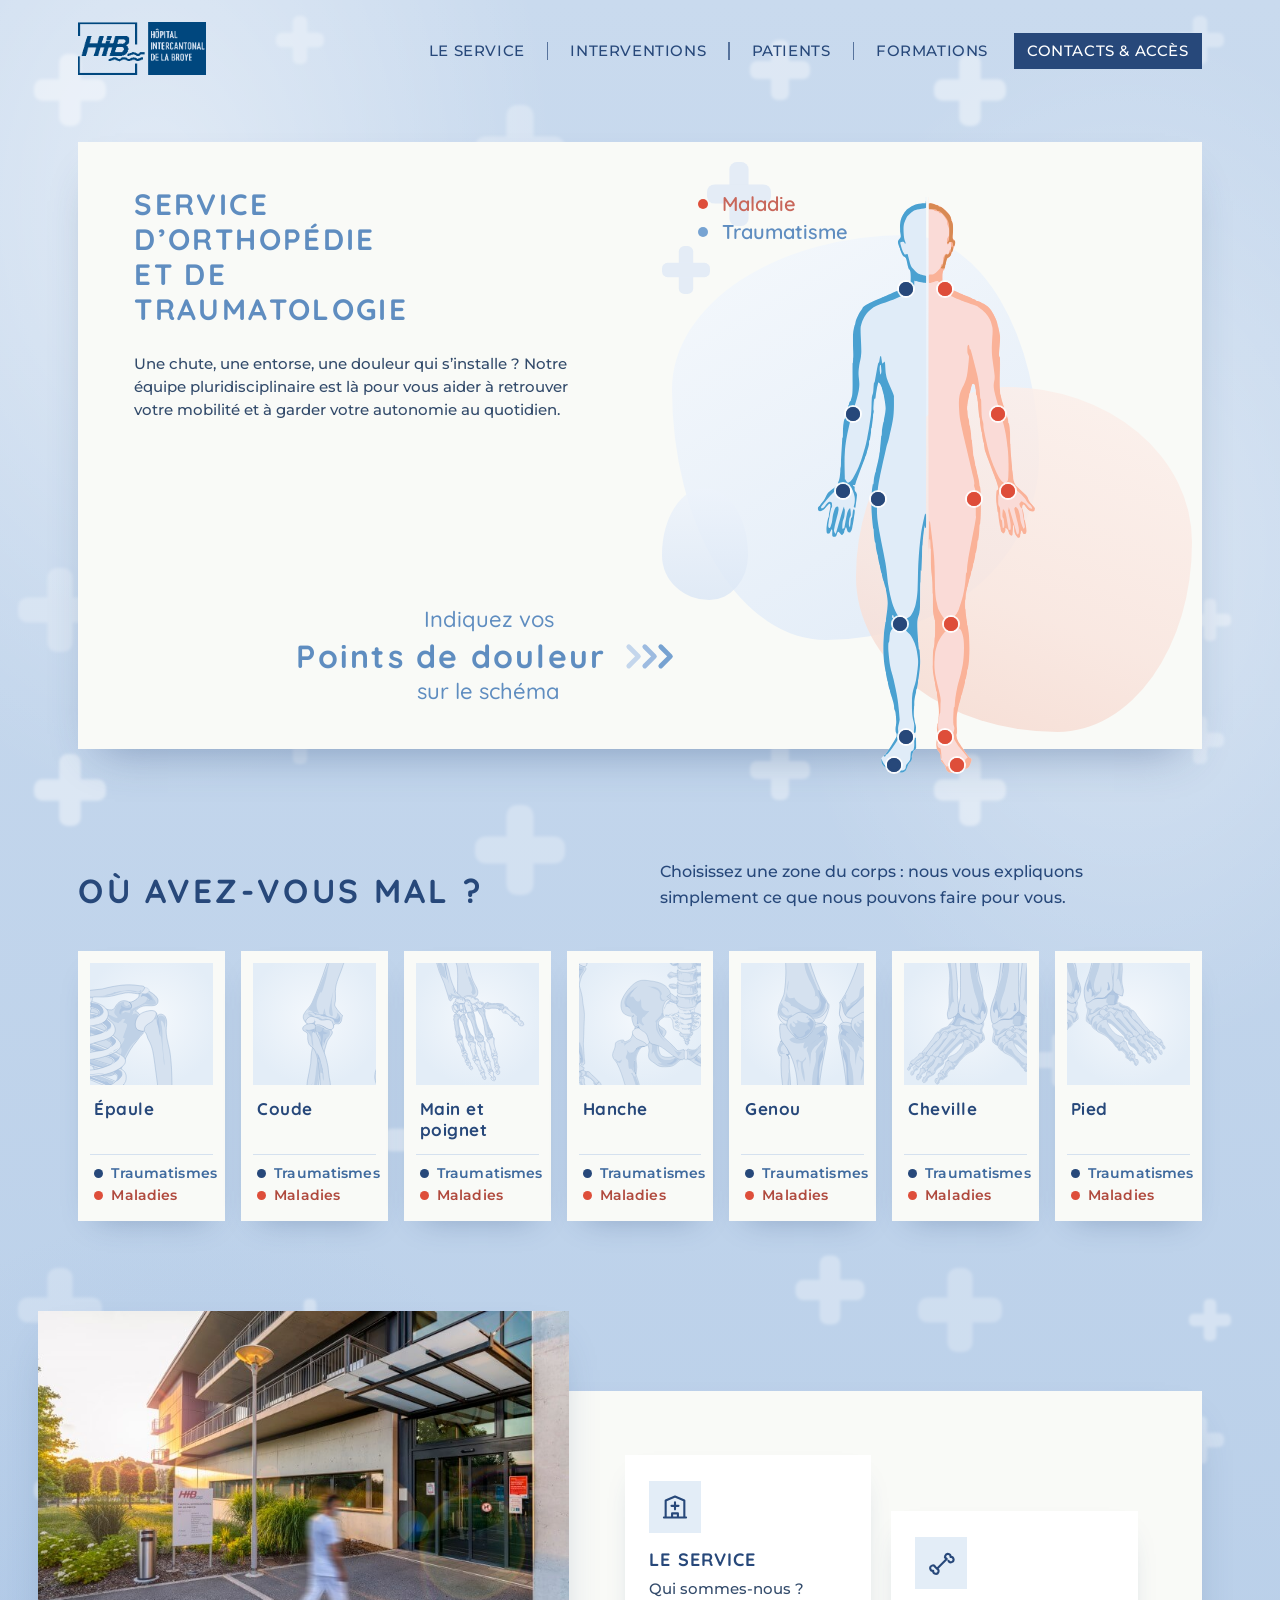
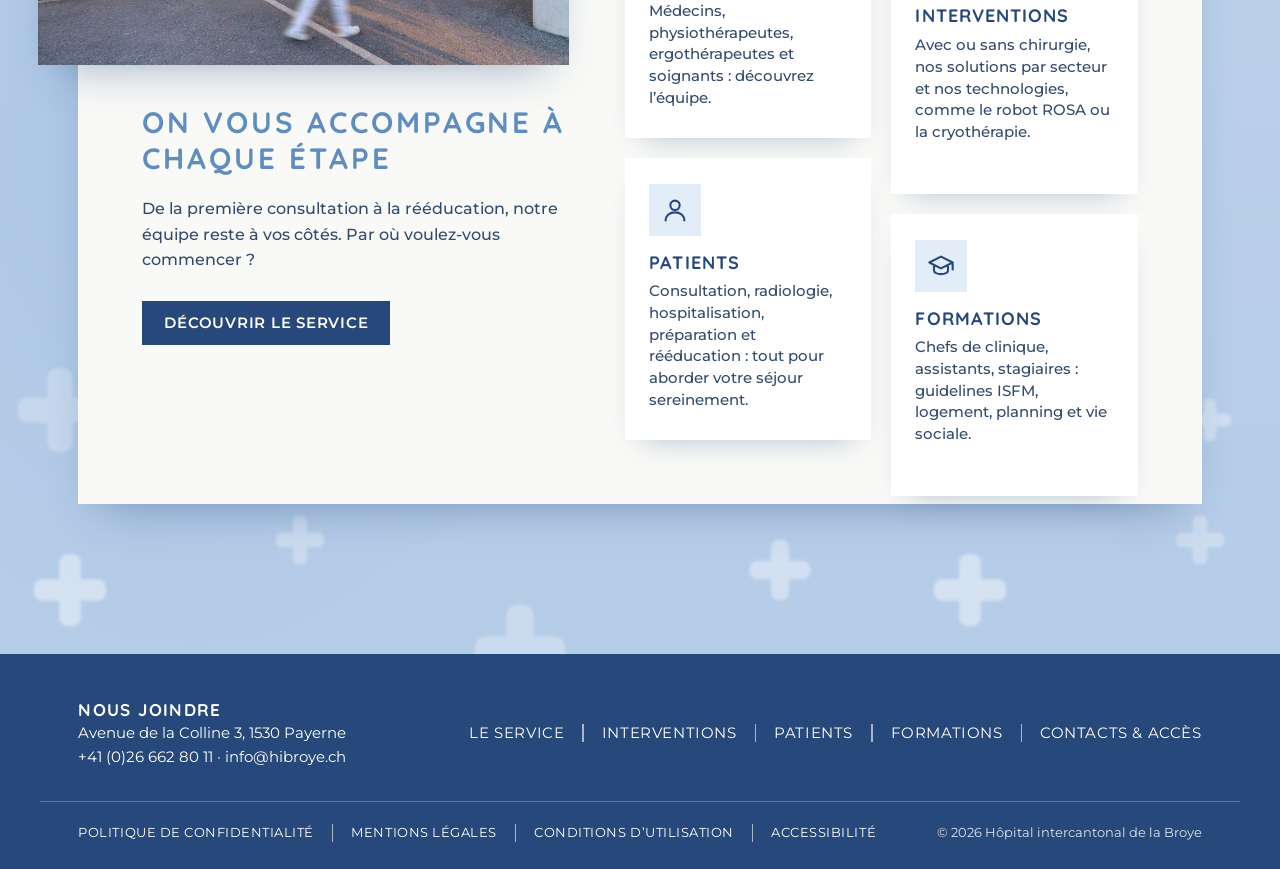
<file: site/index.html>
<!doctype html>
<html lang="fr">
<head>
  <meta charset="utf-8">
  <meta name="viewport" content="width=device-width, initial-scale=1">
  <title>Orthopédie et traumatologie — Hôpital intercantonal de la Broye</title>
  <meta name="description" content="Une chute, une entorse, une douleur qui dure ? Le service d’orthopédie et de traumatologie de l’HiB, à Payerne, vous aide à retrouver votre mobilité.">
  <link rel="preconnect" href="https://fonts.googleapis.com">
  <link rel="preconnect" href="https://fonts.gstatic.com" crossorigin>
  <link href="https://fonts.googleapis.com/css2?family=Montserrat:wght@400;500;600&family=Quicksand:wght@500;600;700&display=swap" rel="stylesheet">
  <link rel="stylesheet" href="css/styles.css">
</head>
<body class="page-accueil">

<header class="entete">
  <div class="enveloppe entete-inner">
    <a class="marque" href="index.html" aria-current="page">
      <img class="marque-logo" src="img/logo-hib.png" width="349" height="144" alt="HiB — Hôpital intercantonal de la Broye">
    </a>
    <button class="burger" type="button" aria-expanded="false" aria-controls="menu">
      <span class="burger-barres" aria-hidden="true"></span><span class="sr">Menu</span>
    </button>
    <nav class="menu" id="menu" aria-label="Navigation principale">
      <ul class="menu-liste">
        <li><a href="le-service.html">Le service</a></li>
        <li><a href="interventions.html">Interventions</a></li>
        <li><a href="patients.html">Patients</a></li>
        <li><a href="formations.html">Formations</a></li>
      </ul>
      <a class="bouton bouton-marine menu-pro" href="contacts-acces.html">Contacts &amp; accès</a>
    </nav>
  </div>
</header>

<main>

  <!-- ============ Carte interactive ============ -->
  <section class="hero enveloppe">
    <div class="hero-carte">
      <div class="hero-texte">
        <h1 class="hero-titre">Service<br>d’orthopédie<br>et de<br>traumatologie</h1>
        <p class="hero-intro">Une chute, une entorse, une douleur qui s’installe&nbsp;? Notre équipe pluridisciplinaire est là pour vous aider à retrouver votre mobilité et à garder votre autonomie au quotidien.</p>
        <p class="hero-invite">
          <span class="invite-haut">Indiquez vos</span>
          <span class="invite-fort">Points de douleur
            <svg class="chevrons" viewBox="0 0 72 36" width="72" height="36" aria-hidden="true" fill="none" stroke-width="6" stroke-linecap="round" stroke-linejoin="round"><path d="M6 6l12 12L6 30" stroke="#C4D6EC"/><path d="M26 6l12 12-12 12" stroke="#9DBBE0"/><path d="M46 6l12 12-12 12" stroke="#77A2D1"/></svg>
          </span>
          <span class="invite-bas">sur le schéma</span>
        </p>
      </div>

      <div class="carte" id="carte">
        <div class="carte-formes" aria-hidden="true">
          <span class="forme forme-bleue"></span>
          <span class="forme forme-peche"></span>
          <span class="forme forme-goutte"></span>
        </div>
        <p class="carte-legende">
          <span class="legende legende-maladie">Maladie</span>
          <span class="legende legende-trauma">Traumatisme</span>
        </p>
        <div class="carte-scene">
          <img class="carte-corps" src="img/anatomie.svg" width="333" height="852" alt="Silhouette humaine : à gauche en bleu, les traumatismes ; à droite en corail, les maladies.">

          <button class="point point-trauma" type="button" data-zone="epaule" data-cote="trauma" style="--x:41.4%;--y:15.8%" aria-controls="fiche-epaule" aria-expanded="false"><span class="sr">Épaule, traumatisme</span></button>
          <button class="point point-trauma" type="button" data-zone="coude" data-cote="trauma" style="--x:18%;--y:37.3%" aria-controls="fiche-coude" aria-expanded="false"><span class="sr">Coude, traumatisme</span></button>
          <button class="point point-trauma" type="button" data-zone="main" data-cote="trauma" style="--x:13.5%;--y:50.7%" aria-controls="fiche-main" aria-expanded="false"><span class="sr">Main et poignet, traumatisme</span></button>
          <button class="point point-trauma" type="button" data-zone="hanche" data-cote="trauma" style="--x:28.8%;--y:52.1%" aria-controls="fiche-hanche" aria-expanded="false"><span class="sr">Hanche, traumatisme</span></button>
          <button class="point point-trauma" type="button" data-zone="genou" data-cote="trauma" style="--x:38.7%;--y:73.6%" aria-controls="fiche-genou" aria-expanded="false"><span class="sr">Genou, traumatisme</span></button>
          <button class="point point-trauma" type="button" data-zone="cheville" data-cote="trauma" style="--x:41.4%;--y:93%" aria-controls="fiche-cheville" aria-expanded="false"><span class="sr">Cheville, traumatisme</span></button>
          <button class="point point-trauma" type="button" data-zone="pied" data-cote="trauma" style="--x:36%;--y:97.9%" aria-controls="fiche-pied" aria-expanded="false"><span class="sr">Pied, traumatisme</span></button>

          <button class="point point-maladie" type="button" data-zone="epaule" data-cote="maladie" style="--x:58.6%;--y:15.8%" aria-controls="fiche-epaule" aria-expanded="false"><span class="sr">Épaule, maladie</span></button>
          <button class="point point-maladie" type="button" data-zone="coude" data-cote="maladie" style="--x:82%;--y:37.3%" aria-controls="fiche-coude" aria-expanded="false"><span class="sr">Coude, maladie</span></button>
          <button class="point point-maladie" type="button" data-zone="main" data-cote="maladie" style="--x:86.5%;--y:50.7%" aria-controls="fiche-main" aria-expanded="false"><span class="sr">Main et poignet, maladie</span></button>
          <button class="point point-maladie" type="button" data-zone="hanche" data-cote="maladie" style="--x:71.2%;--y:52.1%" aria-controls="fiche-hanche" aria-expanded="false"><span class="sr">Hanche, maladie</span></button>
          <button class="point point-maladie" type="button" data-zone="genou" data-cote="maladie" style="--x:61.3%;--y:73.6%" aria-controls="fiche-genou" aria-expanded="false"><span class="sr">Genou, maladie</span></button>
          <button class="point point-maladie" type="button" data-zone="cheville" data-cote="maladie" style="--x:58.6%;--y:93%" aria-controls="fiche-cheville" aria-expanded="false"><span class="sr">Cheville, maladie</span></button>
          <button class="point point-maladie" type="button" data-zone="pied" data-cote="maladie" style="--x:64%;--y:97.9%" aria-controls="fiche-pied" aria-expanded="false"><span class="sr">Pied, maladie</span></button>
        </div>

        <!-- une fiche par zone, deux volets : le point bleu n'affiche que le traumatisme, le point corail que la maladie -->
        <article class="fiche" id="fiche-epaule" data-zone="epaule">
          <button class="fiche-fermer" type="button" aria-label="Fermer">×</button>
          <h2 class="fiche-titre">Épaule</h2>
          <div class="fiche-bloc bloc-trauma">
            <p class="fiche-etiquette">Traumatisme</p>
            <p class="fiche-accroche">Une chute, un choc, une épaule qui se déboîte&nbsp;?</p>
            <ul><li>Luxation de l’épaule</li><li>Fracture de la clavicule ou de l’humérus</li><li>Rupture de la coiffe des rotateurs</li></ul>
            <a class="bouton bouton-marine" href="traumatologie.html#epaule">En savoir plus</a>
          </div>
          <div class="fiche-bloc bloc-maladie">
            <p class="fiche-etiquette">Maladie</p>
            <p class="fiche-accroche">Une douleur qui s’installe ou vous réveille la nuit&nbsp;?</p>
            <ul><li>Arthrose et prothèse d’épaule</li><li>Épaule gelée (capsulite)</li><li>Tendinite calcifiante</li></ul>
            <a class="bouton bouton-marine" href="maladies.html#epaule">En savoir plus</a>
          </div>
        </article>
        <article class="fiche" id="fiche-coude" data-zone="coude">
          <button class="fiche-fermer" type="button" aria-label="Fermer">×</button>
          <h2 class="fiche-titre">Coude</h2>
          <div class="fiche-bloc bloc-trauma">
            <p class="fiche-etiquette">Traumatisme</p>
            <p class="fiche-accroche">Une chute sur le bras tendu&nbsp;?</p>
            <ul><li>Fracture de l’olécrâne ou de la tête radiale</li><li>Luxation du coude</li><li>Lésion d’un ligament</li></ul>
            <a class="bouton bouton-marine" href="traumatologie.html#coude">En savoir plus</a>
          </div>
          <div class="fiche-bloc bloc-maladie">
            <p class="fiche-etiquette">Maladie</p>
            <p class="fiche-accroche">Une douleur qui revient à chaque geste&nbsp;?</p>
            <ul><li>Tennis-elbow (épicondylite)</li><li>Arthrose du coude</li><li>Nerf ulnaire comprimé</li></ul>
            <a class="bouton bouton-marine" href="maladies.html#coude">En savoir plus</a>
          </div>
        </article>
        <article class="fiche" id="fiche-main" data-zone="main">
          <button class="fiche-fermer" type="button" aria-label="Fermer">×</button>
          <h2 class="fiche-titre">Main et poignet</h2>
          <div class="fiche-bloc bloc-trauma">
            <p class="fiche-etiquette">Traumatisme</p>
            <p class="fiche-accroche">Une chute sur la main, une coupure&nbsp;?</p>
            <ul><li>Fracture du poignet</li><li>Fracture du scaphoïde</li><li>Coupure d’un tendon</li></ul>
            <a class="bouton bouton-marine" href="traumatologie.html#main">En savoir plus</a>
          </div>
          <div class="fiche-bloc bloc-maladie">
            <p class="fiche-etiquette">Maladie</p>
            <p class="fiche-accroche">Des fourmillements, un doigt qui accroche&nbsp;?</p>
            <ul><li>Syndrome du tunnel carpien</li><li>Doigt à ressaut</li><li>Arthrose du pouce</li></ul>
            <a class="bouton bouton-marine" href="maladies.html#main">En savoir plus</a>
          </div>
        </article>
        <article class="fiche" id="fiche-hanche" data-zone="hanche">
          <button class="fiche-fermer" type="button" aria-label="Fermer">×</button>
          <h2 class="fiche-titre">Hanche</h2>
          <div class="fiche-bloc bloc-trauma">
            <p class="fiche-etiquette">Traumatisme</p>
            <p class="fiche-accroche">Une chute, surtout après 65 ans&nbsp;?</p>
            <ul><li>Fracture du col du fémur</li><li>Fracture du bassin</li></ul>
            <a class="bouton bouton-marine" href="traumatologie.html#hanche">En savoir plus</a>
          </div>
          <div class="fiche-bloc bloc-maladie">
            <p class="fiche-etiquette">Maladie</p>
            <p class="fiche-accroche">Une douleur à la marche qui s’aggrave&nbsp;?</p>
            <ul><li>Arthrose et prothèse totale de hanche</li><li>Nécrose de la tête du fémur</li><li>Conflit de hanche</li></ul>
            <a class="bouton bouton-marine" href="maladies.html#hanche">En savoir plus</a>
          </div>
        </article>
        <article class="fiche fiche-basse" id="fiche-genou" data-zone="genou">
          <button class="fiche-fermer" type="button" aria-label="Fermer">×</button>
          <h2 class="fiche-titre">Genou</h2>
          <div class="fiche-bloc bloc-trauma">
            <p class="fiche-etiquette">Traumatisme</p>
            <p class="fiche-accroche">Une torsion au sport, un choc&nbsp;?</p>
            <ul><li>Rupture du ligament croisé</li><li>Lésion du ménisque</li><li>Fracture de la rotule ou du tibia</li></ul>
            <a class="bouton bouton-marine" href="traumatologie.html#genou">En savoir plus</a>
          </div>
          <div class="fiche-bloc bloc-maladie">
            <p class="fiche-etiquette">Maladie</p>
            <p class="fiche-accroche">Il grince, gonfle ou fait mal avec le temps&nbsp;?</p>
            <ul><li>Arthrose et prothèse totale ou partielle</li><li>Rotule instable</li></ul>
            <a class="bouton bouton-marine" href="maladies.html#genou">En savoir plus</a>
          </div>
        </article>
        <article class="fiche fiche-basse" id="fiche-cheville" data-zone="cheville">
          <button class="fiche-fermer" type="button" aria-label="Fermer">×</button>
          <h2 class="fiche-titre">Cheville</h2>
          <div class="fiche-bloc bloc-trauma">
            <p class="fiche-etiquette">Traumatisme</p>
            <p class="fiche-accroche">Une torsion, un faux pas&nbsp;?</p>
            <ul><li>Entorse grave</li><li>Fracture de la malléole</li><li>Rupture du tendon d’Achille</li></ul>
            <a class="bouton bouton-marine" href="traumatologie.html#cheville">En savoir plus</a>
          </div>
          <div class="fiche-bloc bloc-maladie">
            <p class="fiche-etiquette">Maladie</p>
            <p class="fiche-accroche">Une cheville qui tourne souvent ou qui fait mal&nbsp;?</p>
            <ul><li>Arthrose de la cheville</li><li>Cheville instable</li><li>Tendon d’Achille douloureux</li></ul>
            <a class="bouton bouton-marine" href="maladies.html#cheville">En savoir plus</a>
          </div>
        </article>
        <article class="fiche fiche-basse" id="fiche-pied" data-zone="pied">
          <button class="fiche-fermer" type="button" aria-label="Fermer">×</button>
          <h2 class="fiche-titre">Pied</h2>
          <div class="fiche-bloc bloc-trauma">
            <p class="fiche-etiquette">Traumatisme</p>
            <p class="fiche-accroche">Un choc, une chute d’une échelle&nbsp;?</p>
            <ul><li>Fracture des métatarsiens</li><li>Fracture du talon (calcanéum)</li></ul>
            <a class="bouton bouton-marine" href="traumatologie.html#pied">En savoir plus</a>
          </div>
          <div class="fiche-bloc bloc-maladie">
            <p class="fiche-etiquette">Maladie</p>
            <p class="fiche-accroche">Un oignon, des orteils qui frottent&nbsp;?</p>
            <ul><li>Hallux valgus (oignon)</li><li>Orteils en griffe</li><li>Arthrose du pied</li></ul>
            <a class="bouton bouton-marine" href="maladies.html#pied">En savoir plus</a>
          </div>
        </article>
      </div>
    </div>
  </section>

  <!-- ============ Sept zones ============ -->
  <section class="zones enveloppe">
    <div class="zones-tete">
      <h2 class="titre-section">Où avez-vous mal&nbsp;?</h2>
      <p class="zones-chapo">Choisissez une zone du corps&nbsp;: nous vous expliquons simplement ce que nous pouvons faire pour vous.</p>
    </div>
    <ul class="zones-grille">
      <!-- chaque vignette mène directement aux deux pages, avec le code couleur de la silhouette -->
      <li class="zone"><span class="zone-visuel" style="--cx:290;--cy:178;--z:4"><img src="img/squelette.svg" alt=""></span><span class="zone-nom">Épaule</span><span class="zone-liens"><a class="lien-fleche lien-trauma" href="traumatologie.html#epaule">Traumatismes<span class="sr"> de l’épaule</span></a><a class="lien-fleche lien-maladie" href="maladies.html#epaule">Maladies<span class="sr"> de l’épaule</span></a></span></li>
      <li class="zone"><span class="zone-visuel" style="--cx:78;--cy:305;--z:4"><img src="img/squelette.svg" alt=""></span><span class="zone-nom">Coude</span><span class="zone-liens"><a class="lien-fleche lien-trauma" href="traumatologie.html#coude">Traumatismes<span class="sr"> du coude</span></a><a class="lien-fleche lien-maladie" href="maladies.html#coude">Maladies<span class="sr"> du coude</span></a></span></li>
      <li class="zone"><span class="zone-visuel" style="--cx:360;--cy:432;--z:3.8"><img src="img/squelette.svg" alt=""></span><span class="zone-nom">Main et poignet</span><span class="zone-liens"><a class="lien-fleche lien-trauma" href="traumatologie.html#main">Traumatismes<span class="sr"> de la main et du poignet</span></a><a class="lien-fleche lien-maladie" href="maladies.html#main">Maladies<span class="sr"> de la main et du poignet</span></a></span></li>
      <li class="zone"><span class="zone-visuel" style="--cx:152;--cy:372;--z:3.3"><img src="img/squelette.svg" alt=""></span><span class="zone-nom">Hanche</span><span class="zone-liens"><a class="lien-fleche lien-trauma" href="traumatologie.html#hanche">Traumatismes<span class="sr"> de la hanche</span></a><a class="lien-fleche lien-maladie" href="maladies.html#hanche">Maladies<span class="sr"> de la hanche</span></a></span></li>
      <li class="zone"><span class="zone-visuel" style="--cx:174;--cy:592;--z:4"><img src="img/squelette.svg" alt=""></span><span class="zone-nom">Genou</span><span class="zone-liens"><a class="lien-fleche lien-trauma" href="traumatologie.html#genou">Traumatismes<span class="sr"> du genou</span></a><a class="lien-fleche lien-maladie" href="maladies.html#genou">Maladies<span class="sr"> du genou</span></a></span></li>
      <li class="zone"><span class="zone-visuel" style="--cx:180;--cy:768;--z:4.2"><img src="img/squelette.svg" alt=""></span><span class="zone-nom">Cheville</span><span class="zone-liens"><a class="lien-fleche lien-trauma" href="traumatologie.html#cheville">Traumatismes<span class="sr"> de la cheville</span></a><a class="lien-fleche lien-maladie" href="maladies.html#cheville">Maladies<span class="sr"> de la cheville</span></a></span></li>
      <li class="zone"><span class="zone-visuel" style="--cx:238;--cy:786;--z:4.2"><img src="img/squelette.svg" alt=""></span><span class="zone-nom">Pied</span><span class="zone-liens"><a class="lien-fleche lien-trauma" href="traumatologie.html#pied">Traumatismes<span class="sr"> du pied</span></a><a class="lien-fleche lien-maladie" href="maladies.html#pied">Maladies<span class="sr"> du pied</span></a></span></li>
    </ul>
  </section>

  <!-- ============ Parcours ============ -->
  <section class="parcours enveloppe">
    <div class="parcours-carte">
      <div class="parcours-intro">
        <figure class="parcours-photo">
          <img src="img/hib-entree.jpg" width="700" height="467" alt="L’entrée de l’Hôpital intercantonal de la Broye à Payerne">
        </figure>
        <h2 class="titre-section">On vous accompagne à chaque étape</h2>
        <p>De la première consultation à la rééducation, notre équipe reste à vos côtés. Par où voulez-vous commencer&nbsp;?</p>
        <a class="bouton bouton-marine" href="le-service.html">Découvrir le service</a>
      </div>
      <div class="parcours-cartes">
        <a class="carte-service" href="le-service.html">
          <span class="carte-service-icone"><svg viewBox="0 0 24 24" width="28" height="28" fill="none" stroke="currentColor" stroke-width="1.8" stroke-linecap="round" stroke-linejoin="round"><path d="M4 21V6.5L12 3l8 3.5V21M2.5 21h19M12 8v6M9 11h6M9.5 21v-3.5h5V21"/></svg></span>
          <h3>Le service</h3>
          <p>Qui sommes-nous&nbsp;? Médecins, physiothérapeutes, ergothérapeutes et soignants&nbsp;: découvrez l’équipe.</p>
        </a>
        <a class="carte-service" href="interventions.html">
          <span class="carte-service-icone"><svg viewBox="0 0 24 24" width="28" height="28" fill="none" stroke="currentColor" stroke-width="1.8" stroke-linecap="round" stroke-linejoin="round"><path d="M8.6 16.9 16.9 8.6M8.6 16.9a2.3 2.3 0 1 1-3.3 1.8 2.3 2.3 0 1 1 1.8-3.3M16.9 8.6a2.3 2.3 0 1 1 3.3-1.8 2.3 2.3 0 1 1-1.8 3.3M7.1 15.4l1.5 1.5M15.4 7.1l1.5 1.5"/></svg></span>
          <h3>Interventions</h3>
          <p>Avec ou sans chirurgie, nos solutions par secteur et nos technologies, comme le robot ROSA ou la cryothérapie.</p>
        </a>
        <a class="carte-service" href="patients.html">
          <span class="carte-service-icone"><svg viewBox="0 0 24 24" width="28" height="28" fill="none" stroke="currentColor" stroke-width="1.8" stroke-linecap="round" stroke-linejoin="round"><circle cx="12" cy="8" r="4"/><path d="M4 21c0-4.4 3.6-7 8-7s8 2.6 8 7"/></svg></span>
          <h3>Patients</h3>
          <p>Consultation, radiologie, hospitalisation, préparation et rééducation&nbsp;: tout pour aborder votre séjour sereinement.</p>
        </a>
        <a class="carte-service" href="formations.html">
          <span class="carte-service-icone"><svg viewBox="0 0 24 24" width="28" height="28" fill="none" stroke="currentColor" stroke-width="1.8" stroke-linecap="round" stroke-linejoin="round"><path d="M2 9l10-5 10 5-10 5L2 9zM6 11v5c0 1.7 2.7 3 6 3s6-1.3 6-3v-5M22 9v6"/></svg></span>
          <h3>Formations</h3>
          <p>Chefs de clinique, assistants, stagiaires&nbsp;: guidelines ISFM, logement, planning et vie sociale.</p>
        </a>
      </div>
    </div>
  </section>

</main>

<footer class="pied">
  <div class="enveloppe pied-grille">
    <div class="pied-contact">
      <p class="pied-titre">Nous joindre</p>
      <p>Avenue de la Colline 3, 1530 Payerne</p>
      <p><a href="tel:+41266628011">+41 (0)26 662 80 11</a> · <a href="mailto:info@hibroye.ch">info@hibroye.ch</a></p>
    </div>
    <nav class="pied-nav" aria-label="Pied de page">
      <ul class="pied-liste">
        <li><a href="le-service.html">Le service</a></li>
        <li><a href="interventions.html">Interventions</a></li>
        <li><a href="patients.html">Patients</a></li>
        <li><a href="formations.html">Formations</a></li>
        <li><a href="contacts-acces.html">Contacts &amp; accès</a></li>
      </ul>
    </nav>
  </div>
  <div class="enveloppe pied-legal">
    <ul class="pied-liste">
      <li><a href="protection-des-donnees.html">Politique de confidentialité</a></li>
      <li><a href="mentions-legales.html">Mentions légales</a></li>
      <li><a href="conditions-utilisation.html">Conditions d’utilisation</a></li>
      <li><a href="accessibilite.html">Accessibilité</a></li>
    </ul>
    <p>© 2026 Hôpital intercantonal de la Broye</p>
  </div>
</footer>

<script src="js/app.js"></script>
</body>
</html>
</file>
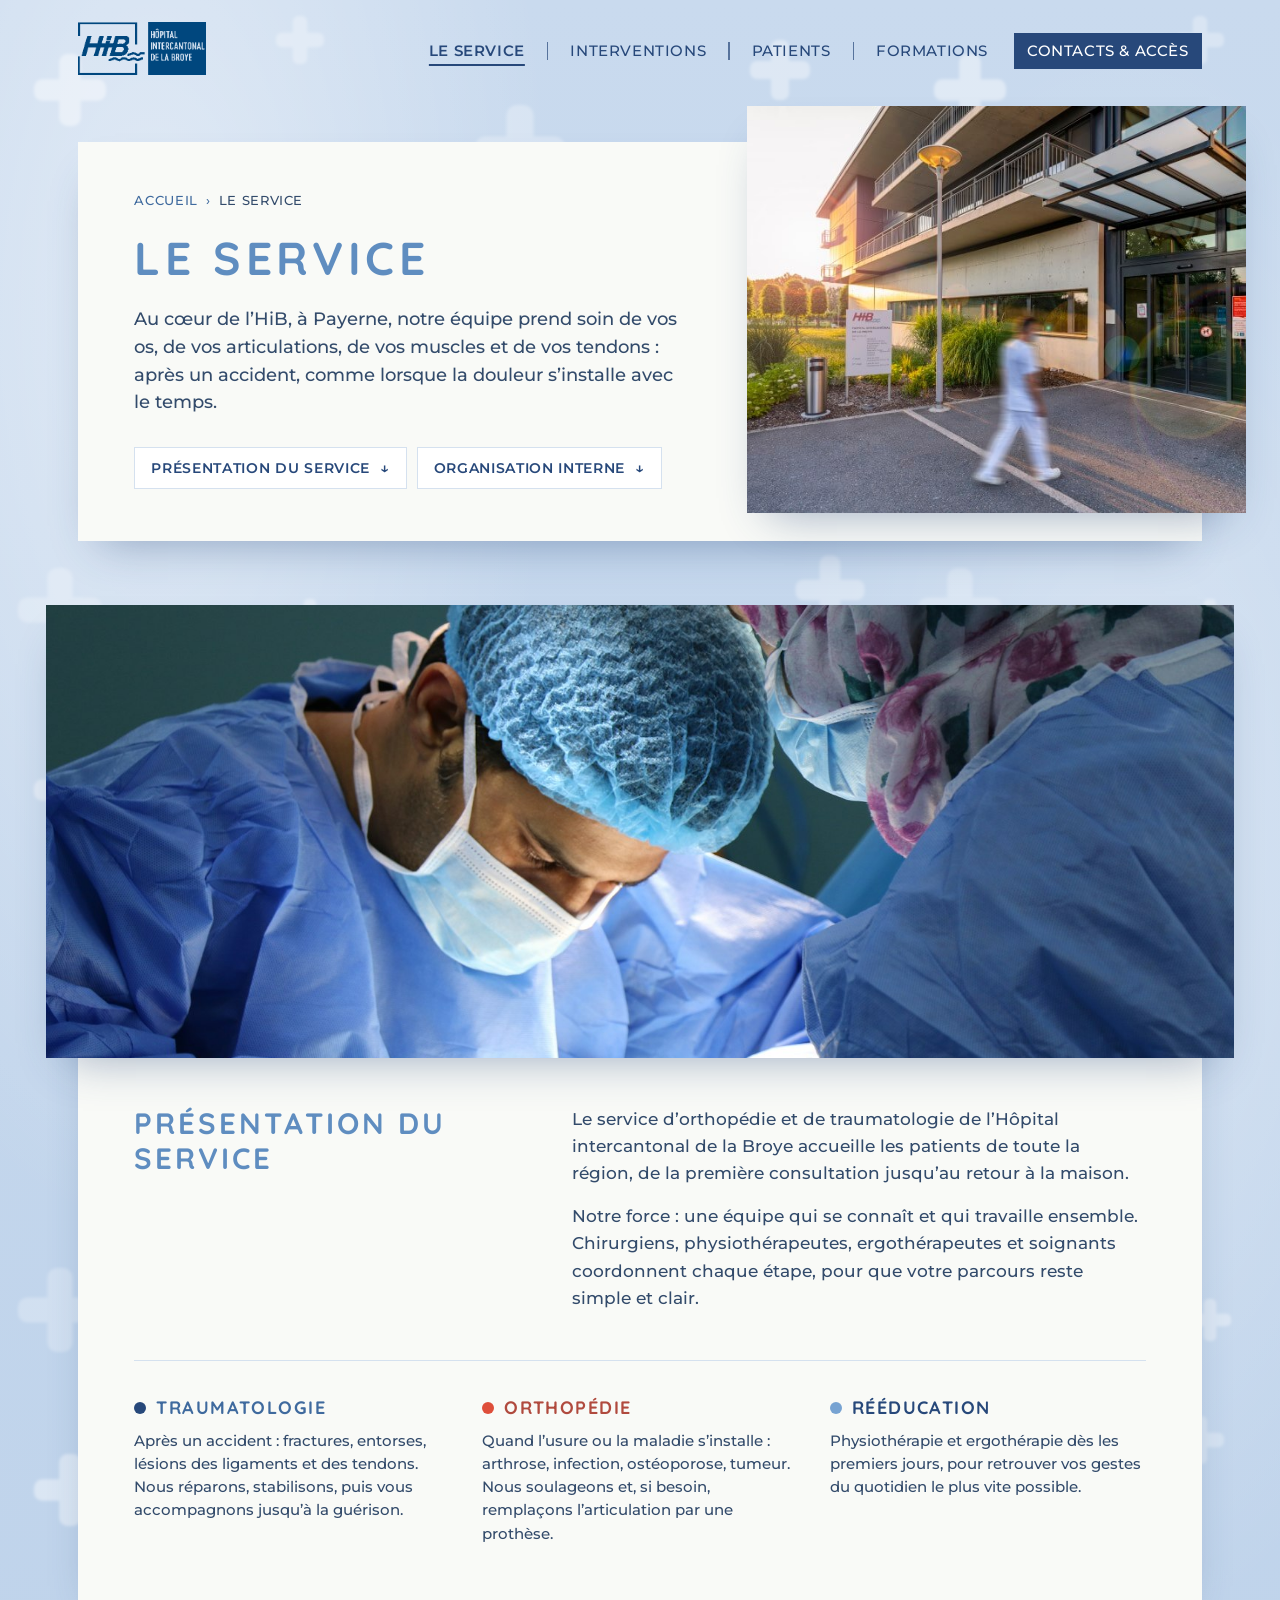
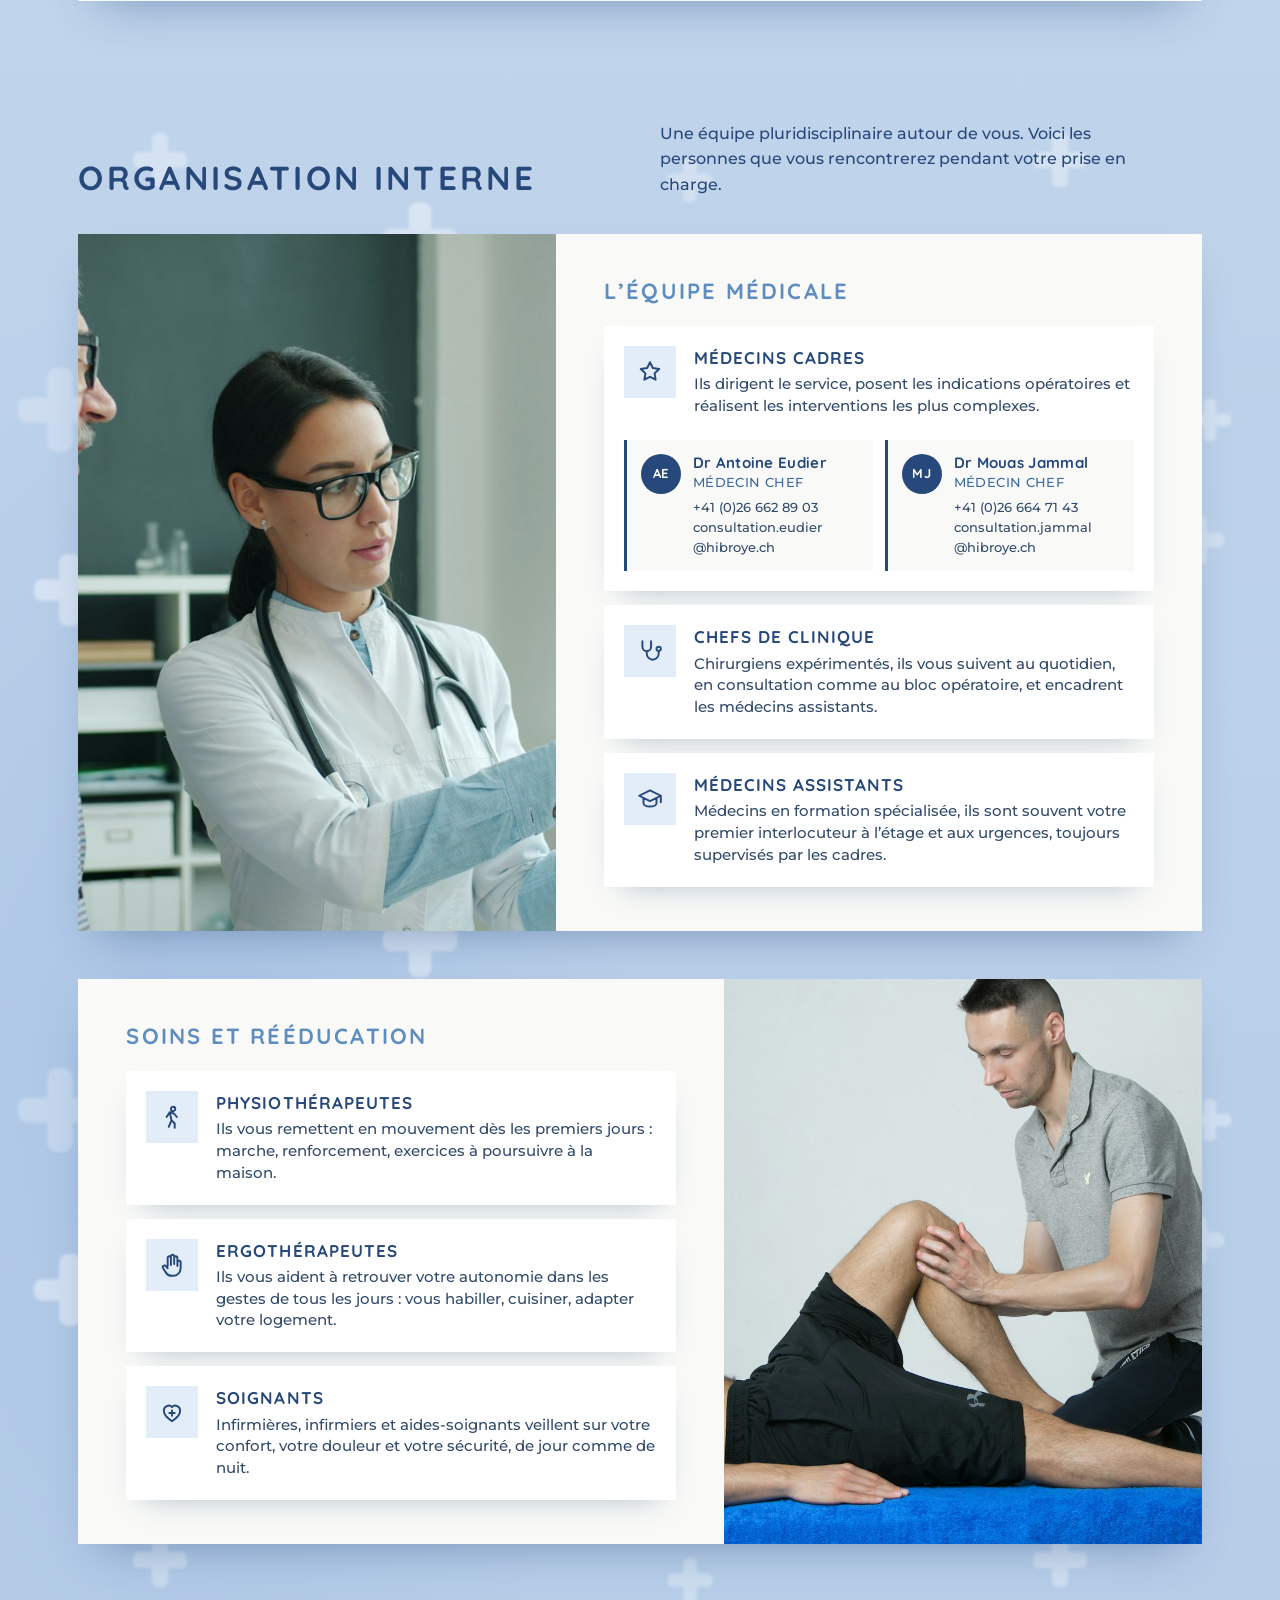
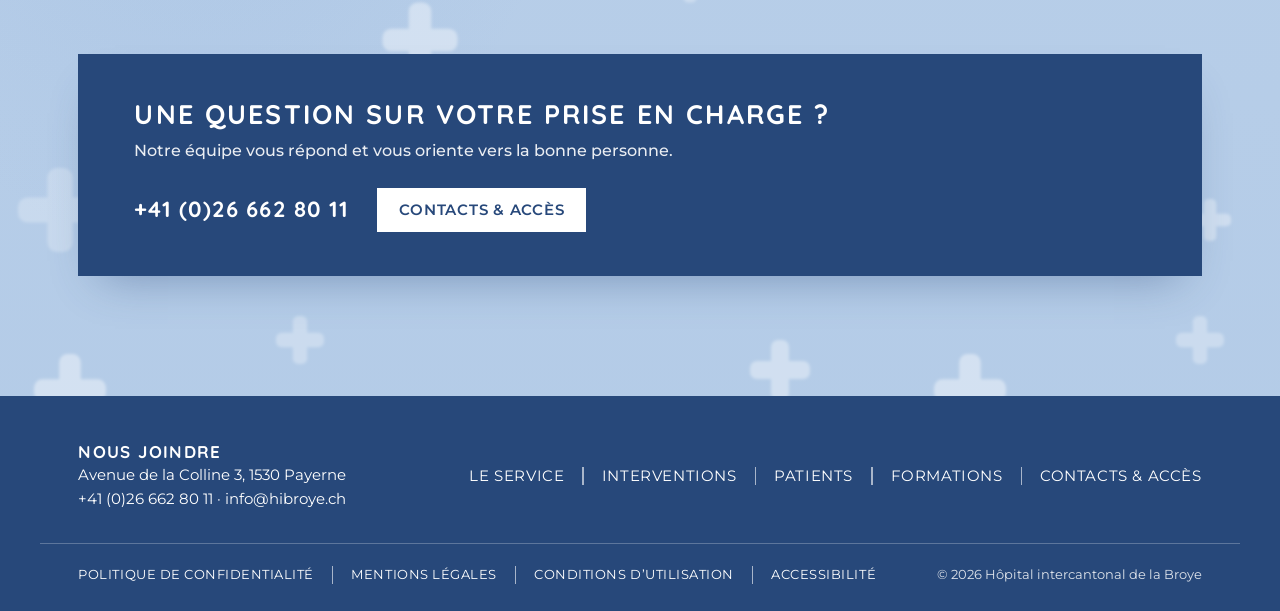
<file: site/le-service.html>
<!doctype html>
<html lang="fr">
<head>
  <meta charset="utf-8">
  <meta name="viewport" content="width=device-width, initial-scale=1">
  <title>Le service — Orthopédie et traumatologie, Hôpital intercantonal de la Broye</title>
  <meta name="description" content="Qui sommes-nous ? Le service d’orthopédie et de traumatologie de l’HiB à Payerne : notre mission, notre façon de travailler et l’équipe qui vous accompagne.">
  <link rel="preconnect" href="https://fonts.googleapis.com">
  <link rel="preconnect" href="https://fonts.gstatic.com" crossorigin>
  <link href="https://fonts.googleapis.com/css2?family=Montserrat:wght@400;500;600&family=Quicksand:wght@500;600;700&display=swap" rel="stylesheet">
  <link rel="stylesheet" href="css/styles.css">
</head>
<body class="page-interieure">

<header class="entete">
  <div class="enveloppe entete-inner">
    <a class="marque" href="index.html">
      <img class="marque-logo" src="img/logo-hib.png" width="349" height="144" alt="HiB — Hôpital intercantonal de la Broye">
    </a>
    <button class="burger" type="button" aria-expanded="false" aria-controls="menu">
      <span class="burger-barres" aria-hidden="true"></span><span class="sr">Menu</span>
    </button>
    <nav class="menu" id="menu" aria-label="Navigation principale">
      <ul class="menu-liste">
        <li><a href="le-service.html" aria-current="page">Le service</a></li>
        <li><a href="interventions.html">Interventions</a></li>
        <li><a href="patients.html">Patients</a></li>
        <li><a href="formations.html">Formations</a></li>
      </ul>
      <a class="bouton bouton-marine menu-pro" href="contacts-acces.html">Contacts &amp; accès</a>
    </nav>
  </div>
</header>

<main>

  <!-- ============ En-tête de page ============ -->
  <section class="page-entete enveloppe">
    <div class="page-entete-carte">
      <div class="page-entete-texte">
        <nav class="ariane" aria-label="Fil d’Ariane">
          <ol><li><a href="index.html">Accueil</a></li><li><span aria-current="page">Le service</span></li></ol>
        </nav>
        <h1 class="page-titre">Le service</h1>
        <p class="page-chapo">Au cœur de l’HiB, à Payerne, notre équipe prend soin de vos os, de vos articulations, de vos muscles et de vos tendons&nbsp;: après un accident, comme lorsque la douleur s’installe avec le temps.</p>
        <ul class="sommaire">
          <li><a href="#presentation">Présentation du service</a></li>
          <li><a href="#organisation">Organisation interne</a></li>
        </ul>
      </div>
      <figure class="page-entete-photo">
        <img src="img/hib-entree.jpg" width="700" height="467" alt="L’entrée de l’Hôpital intercantonal de la Broye à Payerne">
      </figure>
    </div>
  </section>

  <!-- ============ Présentation du service ============ -->
  <section class="section-carte enveloppe" id="presentation">
    <div class="section-carte-fond">
      <figure class="presentation-photo">
        <img src="img/bloc-operatoire.jpg" width="1600" height="1067" alt="Chirurgiens en tenue au bloc opératoire">
      </figure>
      <div class="presentation">
        <h2 class="titre-section">Présentation du service</h2>
        <div class="presentation-texte">
          <p>Le service d’orthopédie et de traumatologie de l’Hôpital intercantonal de la Broye accueille les patients de toute la région, de la première consultation jusqu’au retour à la maison.</p>
          <p>Notre force&nbsp;: une équipe qui se connaît et qui travaille ensemble. Chirurgiens, physiothérapeutes, ergothérapeutes et soignants coordonnent chaque étape, pour que votre parcours reste simple et clair.</p>
        </div>
      </div>

      <ul class="piliers">
        <li class="pilier pilier-trauma">
          <h3>Traumatologie</h3>
          <p>Après un accident&nbsp;: fractures, entorses, lésions des ligaments et des tendons. Nous réparons, stabilisons, puis vous accompagnons jusqu’à la guérison.</p>
        </li>
        <li class="pilier pilier-maladie">
          <h3>Orthopédie</h3>
          <p>Quand l’usure ou la maladie s’installe&nbsp;: arthrose, infection, ostéoporose, tumeur. Nous soulageons et, si besoin, remplaçons l’articulation par une prothèse.</p>
        </li>
        <li class="pilier pilier-reeducation">
          <h3>Rééducation</h3>
          <p>Physiothérapie et ergothérapie dès les premiers jours, pour retrouver vos gestes du quotidien le plus vite possible.</p>
        </li>
      </ul>
    </div>
  </section>

  <!-- ============ Organisation interne ============ -->
  <section class="organisation enveloppe" id="organisation">
    <div class="organisation-tete">
      <h2 class="titre-section">Organisation interne</h2>
      <p class="organisation-chapo">Une équipe pluridisciplinaire autour de vous. Voici les personnes que vous rencontrerez pendant votre prise en charge.</p>
    </div>

    <div class="equipe">
      <figure class="equipe-photo">
        <img src="img/consultation-radio.jpg" width="1600" height="900" alt="Une médecin explique une radiographie à un patient">
      </figure>
      <div class="equipe-contenu">
        <h3 class="equipe-titre">L’équipe médicale</h3>
        <ul class="roles">
          <li class="role">
            <span class="role-icone" aria-hidden="true"><svg viewBox="0 0 24 24" width="26" height="26" fill="none" stroke="currentColor" stroke-width="1.8" stroke-linecap="round" stroke-linejoin="round"><path d="M12 3l2.6 5.3 5.9.9-4.3 4.1 1 5.8L12 16.4l-5.2 2.7 1-5.8L3.5 9.2l5.9-.9L12 3z"/></svg></span>
            <div>
              <h4>Médecins cadres</h4>
              <p>Ils dirigent le service, posent les indications opératoires et réalisent les interventions les plus complexes.</p>
            </div>
            <ul class="role-noms">
              <li class="medecin">
                <span class="monogramme" aria-hidden="true">AE</span>
                <div>
                  <p class="medecin-nom">Dr Antoine Eudier<small>Médecin chef</small></p>
                  <a href="tel:+41266628903">+41 (0)26 662 89 03</a>
                  <a href="mailto:consultation.eudier@hibroye.ch">consultation.eudier<wbr>@hibroye.ch</a>
                </div>
              </li>
              <li class="medecin">
                <span class="monogramme" aria-hidden="true">MJ</span>
                <div>
                  <p class="medecin-nom">Dr Mouas Jammal<small>Médecin chef</small></p>
                  <a href="tel:+41266647143">+41 (0)26 664 71 43</a>
                  <a href="mailto:consultation.jammal@hibroye.ch">consultation.jammal<wbr>@hibroye.ch</a>
                </div>
              </li>
            </ul>
          </li>
          <li class="role">
            <span class="role-icone" aria-hidden="true"><svg viewBox="0 0 24 24" width="26" height="26" fill="none" stroke="currentColor" stroke-width="1.8" stroke-linecap="round" stroke-linejoin="round"><path d="M5 3v5a4 4 0 0 0 8 0V3M9 12v2.5a5.5 5.5 0 0 0 11 0V12"/><circle cx="20" cy="10" r="2"/></svg></span>
            <div>
              <h4>Chefs de clinique</h4>
              <p>Chirurgiens expérimentés, ils vous suivent au quotidien, en consultation comme au bloc opératoire, et encadrent les médecins assistants.</p>
            </div>
          </li>
          <li class="role">
            <span class="role-icone" aria-hidden="true"><svg viewBox="0 0 24 24" width="26" height="26" fill="none" stroke="currentColor" stroke-width="1.8" stroke-linecap="round" stroke-linejoin="round"><path d="M2 9l10-5 10 5-10 5L2 9zM6 11v5c0 1.7 2.7 3 6 3s6-1.3 6-3v-5M22 9v6"/></svg></span>
            <div>
              <h4>Médecins assistants</h4>
              <p>Médecins en formation spécialisée, ils sont souvent votre premier interlocuteur à l’étage et aux urgences, toujours supervisés par les cadres.</p>
            </div>
          </li>
        </ul>
      </div>
    </div>

    <div class="equipe equipe-inverse">
      <figure class="equipe-photo">
        <img src="img/reeducation-genou.jpg" width="1600" height="1067" alt="Un physiothérapeute fait travailler le genou d’une patiente">
      </figure>
      <div class="equipe-contenu">
        <h3 class="equipe-titre">Soins et rééducation</h3>
        <ul class="roles">
          <li class="role">
            <span class="role-icone" aria-hidden="true"><svg viewBox="0 0 24 24" width="26" height="26" fill="none" stroke="currentColor" stroke-width="1.8" stroke-linecap="round" stroke-linejoin="round"><circle cx="13" cy="4.5" r="2"/><path d="M9 21l2.5-6 3 3V22M7 12l3-4.5 4 1.5 2.5 3M11.5 15L10 8"/></svg></span>
            <div>
              <h4>Physiothérapeutes</h4>
              <p>Ils vous remettent en mouvement dès les premiers jours&nbsp;: marche, renforcement, exercices à poursuivre à la maison.</p>
            </div>
          </li>
          <li class="role">
            <span class="role-icone" aria-hidden="true"><svg viewBox="0 0 24 24" width="26" height="26" fill="none" stroke="currentColor" stroke-width="1.8" stroke-linecap="round" stroke-linejoin="round"><path d="M8 13V5.5a1.5 1.5 0 0 1 3 0V12M11 11V4a1.5 1.5 0 0 1 3 0v7M14 11V5.5a1.5 1.5 0 0 1 3 0V13M17 9.5a1.5 1.5 0 0 1 3 0V15a7 7 0 0 1-7 7h-1.5a6 6 0 0 1-5-2.7L3.8 15a1.6 1.6 0 0 1 2.6-1.9L8 15"/></svg></span>
            <div>
              <h4>Ergothérapeutes</h4>
              <p>Ils vous aident à retrouver votre autonomie dans les gestes de tous les jours&nbsp;: vous habiller, cuisiner, adapter votre logement.</p>
            </div>
          </li>
          <li class="role">
            <span class="role-icone" aria-hidden="true"><svg viewBox="0 0 24 24" width="26" height="26" fill="none" stroke="currentColor" stroke-width="1.8" stroke-linecap="round" stroke-linejoin="round"><path d="M12 20.5s-7.5-4.4-7.5-10A4.5 4.5 0 0 1 12 7.3a4.5 4.5 0 0 1 7.5 3.2c0 5.6-7.5 10-7.5 10z"/><path d="M12 10.5v5M9.5 13h5"/></svg></span>
            <div>
              <h4>Soignants</h4>
              <p>Infirmières, infirmiers et aides-soignants veillent sur votre confort, votre douleur et votre sécurité, de jour comme de nuit.</p>
            </div>
          </li>
        </ul>
      </div>
    </div>
  </section>

  <!-- ============ Appel ============ -->
  <section class="appel enveloppe">
    <div class="appel-carte">
      <div>
        <h2 class="appel-titre">Une question sur votre prise en charge&nbsp;?</h2>
        <p>Notre équipe vous répond et vous oriente vers la bonne personne.</p>
      </div>
      <div class="appel-actions">
        <a class="appel-tel" href="tel:+41266628011">+41 (0)26 662 80 11</a>
        <a class="bouton bouton-blanc" href="contacts-acces.html">Contacts &amp; accès</a>
      </div>
    </div>
  </section>

</main>

<footer class="pied">
  <div class="enveloppe pied-grille">
    <div class="pied-contact">
      <p class="pied-titre">Nous joindre</p>
      <p>Avenue de la Colline 3, 1530 Payerne</p>
      <p><a href="tel:+41266628011">+41 (0)26 662 80 11</a> · <a href="mailto:info@hibroye.ch">info@hibroye.ch</a></p>
    </div>
    <nav class="pied-nav" aria-label="Pied de page">
      <ul class="pied-liste">
        <li><a href="le-service.html">Le service</a></li>
        <li><a href="interventions.html">Interventions</a></li>
        <li><a href="patients.html">Patients</a></li>
        <li><a href="formations.html">Formations</a></li>
        <li><a href="contacts-acces.html">Contacts &amp; accès</a></li>
      </ul>
    </nav>
  </div>
  <div class="enveloppe pied-legal">
    <ul class="pied-liste">
      <li><a href="protection-des-donnees.html">Politique de confidentialité</a></li>
      <li><a href="mentions-legales.html">Mentions légales</a></li>
      <li><a href="conditions-utilisation.html">Conditions d’utilisation</a></li>
      <li><a href="accessibilite.html">Accessibilité</a></li>
    </ul>
    <p>© 2026 Hôpital intercantonal de la Broye</p>
  </div>
</footer>

<script src="js/app.js"></script>
</body>
</html>
</file>
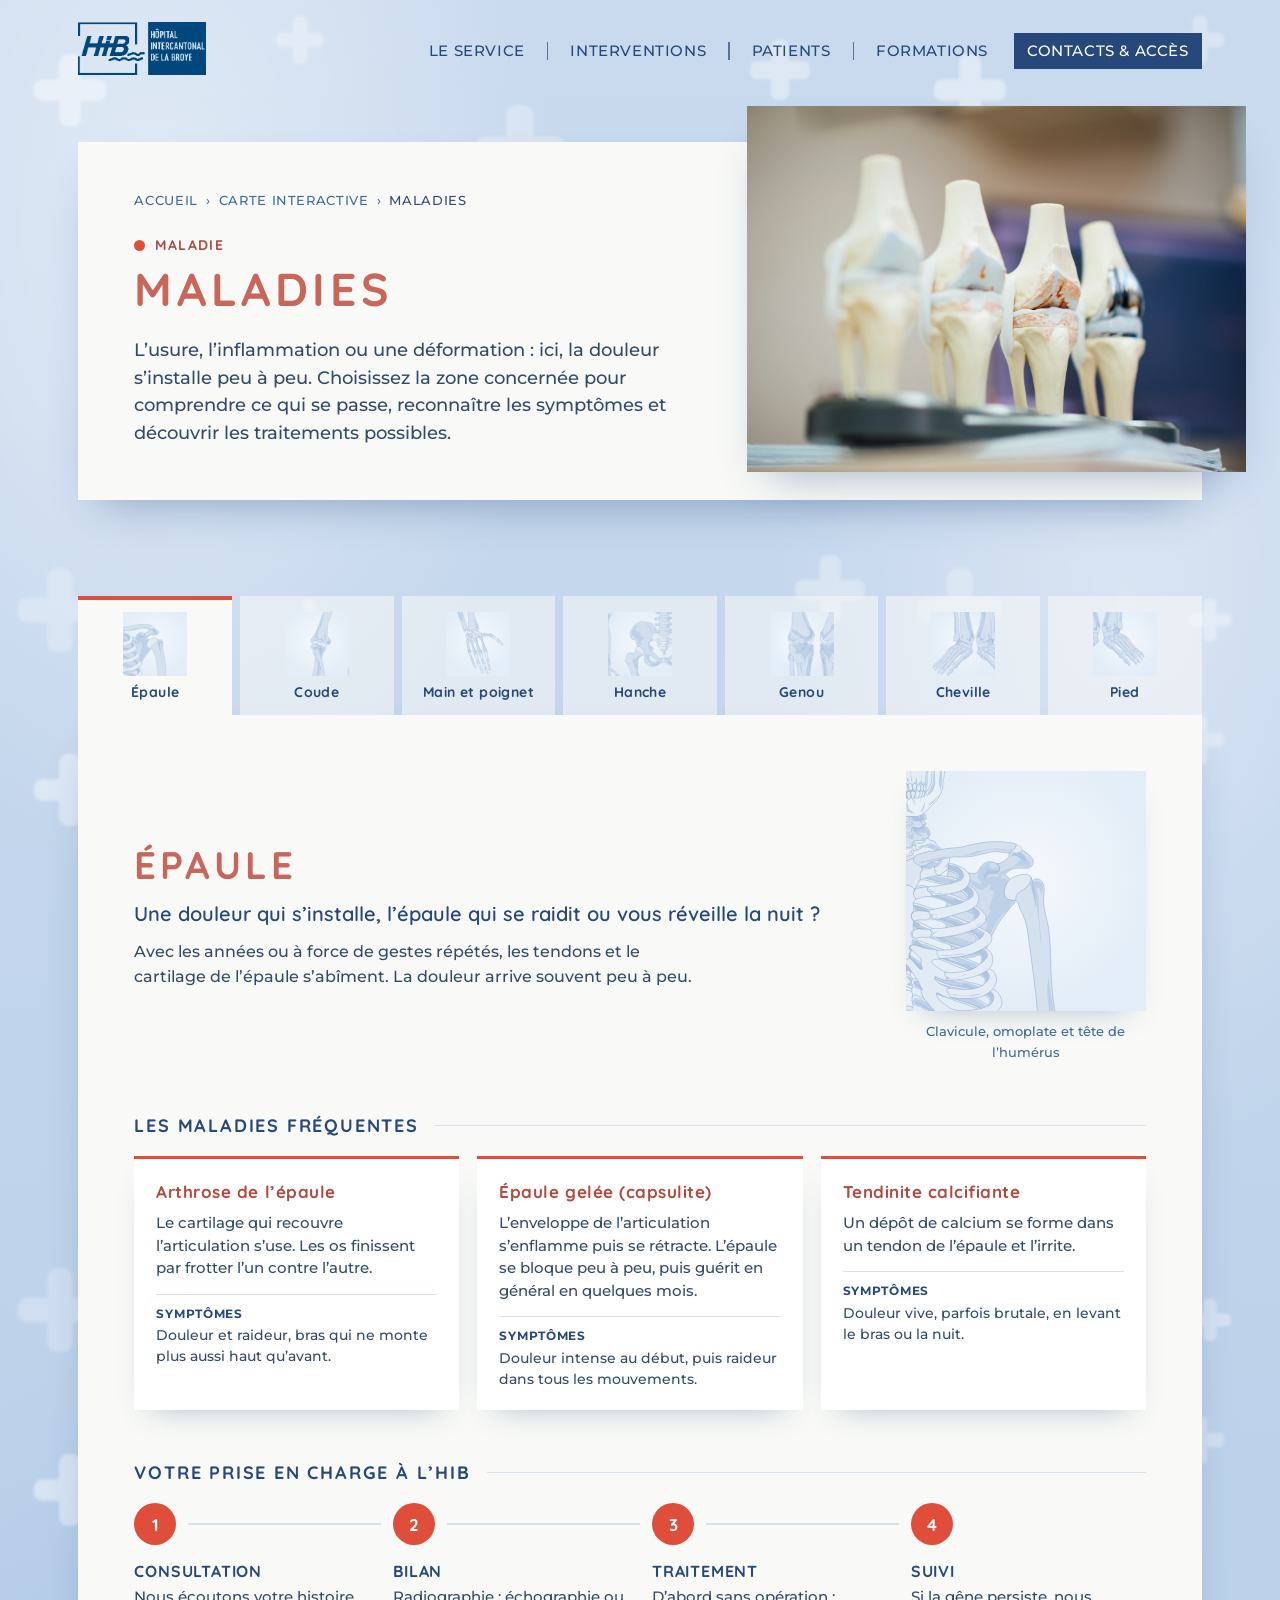
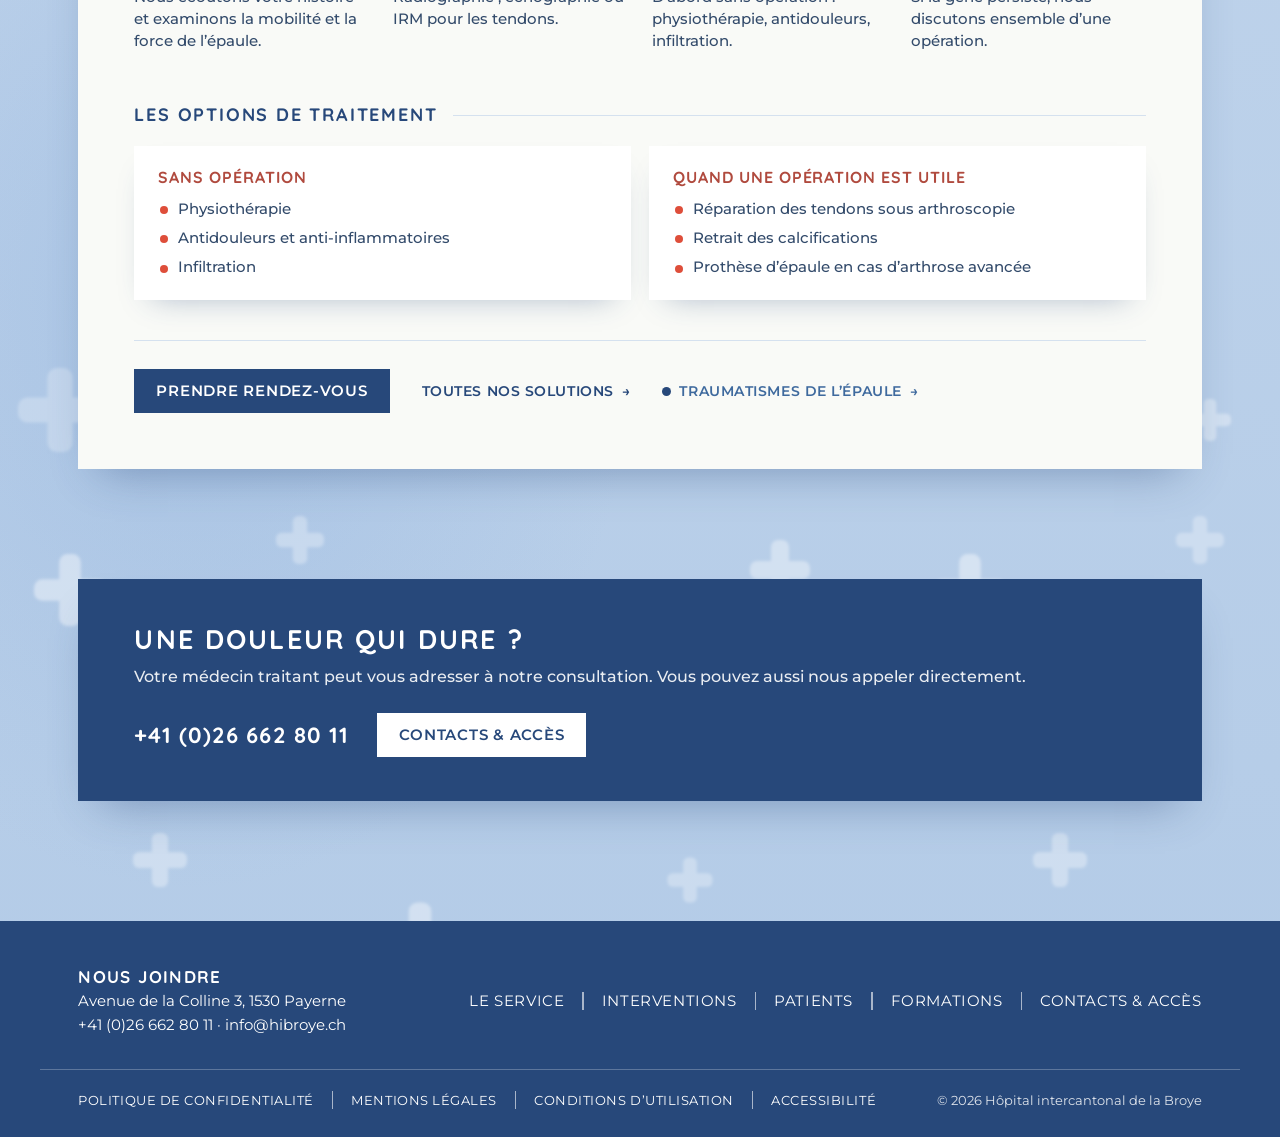
<file: site/maladies.html>
<!doctype html>
<html lang="fr">
<head>
  <meta charset="utf-8">
  <meta name="viewport" content="width=device-width, initial-scale=1">
  <title>Maladies — Orthopédie et traumatologie, Hôpital intercantonal de la Broye</title>
  <meta name="description" content="Arthrose, tendinites, nerfs comprimés, déformations du pied : comprendre les maladies de l’appareil locomoteur, leurs symptômes et leurs traitements à l’HiB.">
  <link rel="preconnect" href="https://fonts.googleapis.com">
  <link rel="preconnect" href="https://fonts.gstatic.com" crossorigin>
  <link href="https://fonts.googleapis.com/css2?family=Montserrat:wght@400;500;600&family=Quicksand:wght@500;600;700&display=swap" rel="stylesheet">
  <link rel="stylesheet" href="css/styles.css">
</head>
<body class="page-interieure page-maladies">

<header class="entete">
  <div class="enveloppe entete-inner">
    <a class="marque" href="index.html">
      <img class="marque-logo" src="img/logo-hib.png" width="349" height="144" alt="HiB — Hôpital intercantonal de la Broye">
    </a>
    <button class="burger" type="button" aria-expanded="false" aria-controls="menu">
      <span class="burger-barres" aria-hidden="true"></span><span class="sr">Menu</span>
    </button>
    <nav class="menu" id="menu" aria-label="Navigation principale">
      <ul class="menu-liste">
        <li><a href="le-service.html">Le service</a></li>
        <li><a href="interventions.html">Interventions</a></li>
        <li><a href="patients.html">Patients</a></li>
        <li><a href="formations.html">Formations</a></li>
      </ul>
      <a class="bouton bouton-marine menu-pro" href="contacts-acces.html">Contacts &amp; accès</a>
    </nav>
  </div>
</header>

<main>

  <!-- ============ En-tête de page ============ -->
  <section class="page-entete enveloppe">
    <div class="page-entete-carte">
      <div class="page-entete-texte">
        <nav class="ariane" aria-label="Fil d’Ariane">
          <ol><li><a href="index.html">Accueil</a></li><li><a href="index.html#carte">Carte interactive</a></li><li><span aria-current="page">Maladies</span></li></ol>
        </nav>
        <p class="page-repere repere-maladie">Maladie</p>
        <h1 class="page-titre">Maladies</h1>
        <p class="page-chapo">L’usure, l’inflammation ou une déformation&nbsp;: ici, la douleur s’installe peu à peu. Choisissez la zone concernée pour comprendre ce qui se passe, reconnaître les symptômes et découvrir les traitements possibles.</p>
      </div>
      <figure class="page-entete-photo">
        <img src="img/genoux-protheses.jpg" width="1600" height="1065" alt="Modèles anatomiques de genoux et de prothèses">
      </figure>
    </div>
  </section>

  <!-- ============ Secteurs : tous les panneaux sont dans la page, le script bascule .est-actif ============ -->
  <section class="secteurs enveloppe" aria-label="Maladies par secteur">

    <nav class="secteurs-onglets" aria-label="Choisir un secteur">
      <a class="secteur-onglet" href="#epaule" data-secteur="epaule"><span class="zone-visuel" style="--cx:290;--cy:178;--z:4"><img src="img/squelette.svg" alt=""></span><span>Épaule</span></a>
      <a class="secteur-onglet" href="#coude" data-secteur="coude"><span class="zone-visuel" style="--cx:78;--cy:305;--z:4"><img src="img/squelette.svg" alt=""></span><span>Coude</span></a>
      <a class="secteur-onglet" href="#main" data-secteur="main"><span class="zone-visuel" style="--cx:360;--cy:432;--z:3.8"><img src="img/squelette.svg" alt=""></span><span>Main et poignet</span></a>
      <a class="secteur-onglet" href="#hanche" data-secteur="hanche"><span class="zone-visuel" style="--cx:152;--cy:372;--z:3.3"><img src="img/squelette.svg" alt=""></span><span>Hanche</span></a>
      <a class="secteur-onglet" href="#genou" data-secteur="genou"><span class="zone-visuel" style="--cx:174;--cy:592;--z:4"><img src="img/squelette.svg" alt=""></span><span>Genou</span></a>
      <a class="secteur-onglet" href="#cheville" data-secteur="cheville"><span class="zone-visuel" style="--cx:180;--cy:768;--z:4.2"><img src="img/squelette.svg" alt=""></span><span>Cheville</span></a>
      <a class="secteur-onglet" href="#pied" data-secteur="pied"><span class="zone-visuel" style="--cx:238;--cy:786;--z:4.2"><img src="img/squelette.svg" alt=""></span><span>Pied</span></a>
    </nav>

    <!-- ===== Épaule ===== -->
    <article class="secteur" id="epaule" data-secteur="epaule">
      <div class="secteur-tete">
        <div>
          <h2 class="secteur-titre">Épaule</h2>
          <p class="secteur-accroche">Une douleur qui s’installe, l’épaule qui se raidit ou vous réveille la nuit&nbsp;?</p>
          <p class="secteur-intro">Avec les années ou à force de gestes répétés, les tendons et le cartilage de l’épaule s’abîment. La douleur arrive souvent peu à peu.</p>
        </div>
        <figure class="secteur-schema"><span class="zone-visuel" style="--cx:290;--cy:178;--z:2.6"><img src="img/squelette.svg" alt="Schéma des os de l’épaule : clavicule, omoplate et tête de l’humérus"></span><figcaption>Clavicule, omoplate et tête de l’humérus</figcaption></figure>
      </div>

      <h3 class="secteur-soustitre">Les maladies fréquentes</h3>
      <ul class="affections">
        <li class="affection"><h4>Arthrose de l’épaule</h4><p>Le cartilage qui recouvre l’articulation s’use. Les os finissent par frotter l’un contre l’autre.</p><p class="symptomes"><strong>Symptômes</strong>Douleur et raideur, bras qui ne monte plus aussi haut qu’avant.</p></li>
        <li class="affection"><h4>Épaule gelée (capsulite)</h4><p>L’enveloppe de l’articulation s’enflamme puis se rétracte. L’épaule se bloque peu à peu, puis guérit en général en quelques mois.</p><p class="symptomes"><strong>Symptômes</strong>Douleur intense au début, puis raideur dans tous les mouvements.</p></li>
        <li class="affection"><h4>Tendinite calcifiante</h4><p>Un dépôt de calcium se forme dans un tendon de l’épaule et l’irrite.</p><p class="symptomes"><strong>Symptômes</strong>Douleur vive, parfois brutale, en levant le bras ou la nuit.</p></li>
      </ul>

      <h3 class="secteur-soustitre">Votre prise en charge à l’HiB</h3>
      <ol class="etapes">
        <li><h4>Consultation</h4><p>Nous écoutons votre histoire et examinons la mobilité et la force de l’épaule.</p></li>
        <li><h4>Bilan</h4><p>Radiographie&nbsp;; échographie ou IRM pour les tendons.</p></li>
        <li><h4>Traitement</h4><p>D’abord sans opération&nbsp;: physiothérapie, antidouleurs, infiltration.</p></li>
        <li><h4>Suivi</h4><p>Si la gêne persiste, nous discutons ensemble d’une opération.</p></li>
      </ol>

      <h3 class="secteur-soustitre">Les options de traitement</h3>
      <div class="solutions">
        <div class="solution"><h4>Sans opération</h4><ul><li>Physiothérapie</li><li>Antidouleurs et anti-inflammatoires</li><li>Infiltration</li></ul></div>
        <div class="solution"><h4>Quand une opération est utile</h4><ul><li>Réparation des tendons sous arthroscopie</li><li>Retrait des calcifications</li><li>Prothèse d’épaule en cas d’arthrose avancée</li></ul></div>
      </div>
      <div class="secteur-suite">
        <a class="bouton bouton-marine" href="contacts-acces.html">Prendre rendez-vous</a>
        <a class="lien-fleche" href="interventions.html">Toutes nos solutions</a>
        <a class="lien-fleche lien-trauma" href="traumatologie.html#epaule">Traumatismes de l’épaule</a>
      </div>
    </article>

    <!-- ===== Coude ===== -->
    <article class="secteur" id="coude" data-secteur="coude">
      <div class="secteur-tete">
        <div>
          <h2 class="secteur-titre">Coude</h2>
          <p class="secteur-accroche">Une douleur qui revient à chaque geste, des fourmillements dans les doigts&nbsp;?</p>
          <p class="secteur-intro">Au coude, ce sont surtout les tendons et les nerfs qui souffrent des gestes répétés, au travail comme au sport.</p>
        </div>
        <figure class="secteur-schema"><span class="zone-visuel" style="--cx:78;--cy:305;--z:2.6"><img src="img/squelette.svg" alt="Schéma des os du coude : humérus, radius et cubitus"></span><figcaption>Humérus, radius et cubitus</figcaption></figure>
      </div>

      <h3 class="secteur-soustitre">Les maladies fréquentes</h3>
      <ul class="affections">
        <li class="affection"><h4>Tennis-elbow (épicondylite)</h4><p>Les tendons attachés à la bosse extérieure du coude s’irritent à force d’être sollicités.</p><p class="symptomes"><strong>Symptômes</strong>Douleur à l’extérieur du coude en serrant, en portant ou en tournant la main.</p></li>
        <li class="affection"><h4>Arthrose du coude</h4><p>Le cartilage s’use, souvent après une ancienne fracture ou des années de travail de force.</p><p class="symptomes"><strong>Symptômes</strong>Raideur, douleur, bras qui ne se tend plus complètement.</p></li>
        <li class="affection"><h4>Nerf ulnaire comprimé</h4><p>Le nerf qui passe à l’intérieur du coude, celui qui fait si mal quand on s’y cogne, est comprimé.</p><p class="symptomes"><strong>Symptômes</strong>Fourmillements dans l’annulaire et l’auriculaire, main moins forte.</p></li>
      </ul>

      <h3 class="secteur-soustitre">Votre prise en charge à l’HiB</h3>
      <ol class="etapes">
        <li><h4>Consultation</h4><p>Examen du coude, des tendons et des nerfs.</p></li>
        <li><h4>Bilan</h4><p>Radiographie&nbsp;; échographie, IRM ou examen des nerfs (ENMG).</p></li>
        <li><h4>Traitement</h4><p>D’abord repos relatif, attelle, physiothérapie ou infiltration.</p></li>
        <li><h4>Suivi</h4><p>Une opération seulement si la gêne persiste malgré ces traitements.</p></li>
      </ol>

      <h3 class="secteur-soustitre">Les options de traitement</h3>
      <div class="solutions">
        <div class="solution"><h4>Sans opération</h4><ul><li>Adapter ses gestes et ménager le coude</li><li>Physiothérapie et étirements</li><li>Infiltration, attelle de nuit</li></ul></div>
        <div class="solution"><h4>Quand une opération est utile</h4><ul><li>Libération des tendons</li><li>Libération ou déplacement du nerf</li><li>Nettoyage de l’articulation sous arthroscopie</li></ul></div>
      </div>
      <div class="secteur-suite">
        <a class="bouton bouton-marine" href="contacts-acces.html">Prendre rendez-vous</a>
        <a class="lien-fleche" href="interventions.html">Toutes nos solutions</a>
        <a class="lien-fleche lien-trauma" href="traumatologie.html#coude">Traumatismes du coude</a>
      </div>
    </article>

    <!-- ===== Main et poignet ===== -->
    <article class="secteur" id="main" data-secteur="main">
      <div class="secteur-tete">
        <div>
          <h2 class="secteur-titre">Main et poignet</h2>
          <p class="secteur-accroche">Des fourmillements la nuit, un doigt qui accroche, le pouce douloureux&nbsp;?</p>
          <p class="secteur-intro">La main fait des milliers de gestes par jour. Avec le temps, les tendons, les nerfs et les petites articulations peuvent s’user ou s’irriter.</p>
        </div>
        <figure class="secteur-schema"><span class="zone-visuel" style="--cx:360;--cy:432;--z:2.4"><img src="img/squelette.svg" alt="Schéma des os du poignet et de la main"></span><figcaption>Radius, os du carpe et doigts</figcaption></figure>
      </div>

      <h3 class="secteur-soustitre">Les maladies fréquentes</h3>
      <ul class="affections">
        <li class="affection"><h4>Syndrome du tunnel carpien</h4><p>Le nerf médian est comprimé à son passage dans le poignet.</p><p class="symptomes"><strong>Symptômes</strong>Fourmillements du pouce au majeur, souvent la nuit, maladresse.</p></li>
        <li class="affection"><h4>Doigt à ressaut</h4><p>Le tendon qui plie le doigt coince dans sa gaine, puis se libère d’un coup.</p><p class="symptomes"><strong>Symptômes</strong>Doigt qui se bloque plié puis «&nbsp;saute&nbsp;», douleur à la base du doigt.</p></li>
        <li class="affection"><h4>Arthrose du pouce</h4><p>Le cartilage à la base du pouce s’use. C’est très fréquent après 50 ans.</p><p class="symptomes"><strong>Symptômes</strong>Douleur pour ouvrir un bocal, tourner une clé ou pincer.</p></li>
      </ul>

      <h3 class="secteur-soustitre">Votre prise en charge à l’HiB</h3>
      <ol class="etapes">
        <li><h4>Consultation</h4><p>Examen de la main, de la force et de la sensibilité des doigts.</p></li>
        <li><h4>Bilan</h4><p>Radiographie&nbsp;; examen des nerfs (ENMG) pour le tunnel carpien.</p></li>
        <li><h4>Traitement</h4><p>Attelle de nuit, ergothérapie, infiltration.</p></li>
        <li><h4>Suivi</h4><p>Une petite opération, souvent en ambulatoire, si la gêne persiste.</p></li>
      </ol>

      <h3 class="secteur-soustitre">Les options de traitement</h3>
      <div class="solutions">
        <div class="solution"><h4>Sans opération</h4><ul><li>Attelle de repos</li><li>Ergothérapie et conseils pour protéger la main</li><li>Infiltration</li></ul></div>
        <div class="solution"><h4>Quand une opération est utile</h4><ul><li>Libération du nerf au poignet</li><li>Libération du tendon du doigt</li><li>Chirurgie de l’arthrose du pouce</li></ul></div>
      </div>
      <div class="secteur-suite">
        <a class="bouton bouton-marine" href="contacts-acces.html">Prendre rendez-vous</a>
        <a class="lien-fleche" href="interventions.html">Toutes nos solutions</a>
        <a class="lien-fleche lien-trauma" href="traumatologie.html#main">Traumatismes de la main et du poignet</a>
      </div>
    </article>

    <!-- ===== Hanche ===== -->
    <article class="secteur" id="hanche" data-secteur="hanche">
      <div class="secteur-tete">
        <div>
          <h2 class="secteur-titre">Hanche</h2>
          <p class="secteur-accroche">Une douleur à l’aine en marchant, du mal à mettre vos chaussettes&nbsp;?</p>
          <p class="secteur-intro">La hanche porte le poids du corps à chaque pas. Quand son cartilage s’use, la marche devient douloureuse.</p>
        </div>
        <figure class="secteur-schema"><span class="zone-visuel" style="--cx:152;--cy:372;--z:2.2"><img src="img/squelette.svg" alt="Schéma de la hanche : bassin et tête du fémur"></span><figcaption>Bassin et tête du fémur</figcaption></figure>
      </div>

      <h3 class="secteur-soustitre">Les maladies fréquentes</h3>
      <ul class="affections">
        <li class="affection"><h4>Arthrose de la hanche (coxarthrose)</h4><p>Le cartilage de la hanche s’use peu à peu. C’est la maladie la plus fréquente de la hanche.</p><p class="symptomes"><strong>Symptômes</strong>Douleur à l’aine ou à la cuisse, boiterie, raideur au lever.</p></li>
        <li class="affection"><h4>Nécrose de la tête du fémur</h4><p>La tête du fémur ne reçoit plus assez de sang et s’abîme.</p><p class="symptomes"><strong>Symptômes</strong>Douleur à l’aine, parfois soudaine, puis gêne à la marche.</p></li>
        <li class="affection"><h4>Conflit de hanche</h4><p>La forme de l’os fait frotter le fémur contre le bassin, surtout chez l’adulte jeune et sportif.</p><p class="symptomes"><strong>Symptômes</strong>Douleur à l’aine en position assise prolongée ou en pliant la hanche.</p></li>
      </ul>

      <h3 class="secteur-soustitre">Votre prise en charge à l’HiB</h3>
      <ol class="etapes">
        <li><h4>Consultation</h4><p>Examen de votre marche et de la mobilité de la hanche.</p></li>
        <li><h4>Bilan</h4><p>Radiographie&nbsp;; IRM ou scanner si nécessaire.</p></li>
        <li><h4>Traitement</h4><p>Antidouleurs, physiothérapie, infiltration, activité physique adaptée.</p></li>
        <li><h4>Suivi</h4><p>Une prothèse de hanche quand la douleur gêne trop la vie quotidienne.</p></li>
      </ol>

      <h3 class="secteur-soustitre">Les options de traitement</h3>
      <div class="solutions">
        <div class="solution"><h4>Sans opération</h4><ul><li>Physiothérapie et activité physique adaptée</li><li>Antidouleurs, infiltration</li><li>Canne pour soulager la hanche</li></ul></div>
        <div class="solution"><h4>Quand une opération est utile</h4><ul><li>Prothèse totale de hanche</li><li>Chirurgie du conflit de hanche</li><li>Traitement précoce de la nécrose</li></ul></div>
      </div>
      <div class="secteur-suite">
        <a class="bouton bouton-marine" href="contacts-acces.html">Prendre rendez-vous</a>
        <a class="lien-fleche" href="interventions.html">Toutes nos solutions</a>
        <a class="lien-fleche lien-trauma" href="traumatologie.html#hanche">Traumatismes de la hanche</a>
      </div>
    </article>

    <!-- ===== Genou ===== -->
    <article class="secteur" id="genou" data-secteur="genou">
      <div class="secteur-tete">
        <div>
          <h2 class="secteur-titre">Genou</h2>
          <p class="secteur-accroche">Il grince, gonfle ou fait mal avec le temps&nbsp;?</p>
          <p class="secteur-intro">Le genou supporte de lourdes charges toute la vie. Son arthrose est très fréquente après 60 ans, et elle se soigne bien.</p>
        </div>
        <figure class="secteur-schema"><span class="zone-visuel" style="--cx:174;--cy:592;--z:2.6"><img src="img/squelette.svg" alt="Schéma du genou : fémur, rotule et tibia"></span><figcaption>Fémur, rotule et tibia</figcaption></figure>
      </div>

      <h3 class="secteur-soustitre">Les maladies fréquentes</h3>
      <ul class="affections">
        <li class="affection"><h4>Arthrose du genou (gonarthrose)</h4><p>Le cartilage du genou s’use, sur tout le genou ou sur une partie seulement.</p><p class="symptomes"><strong>Symptômes</strong>Douleur en marchant ou dans les escaliers, genou gonflé, raideur.</p></li>
        <li class="affection"><h4>Rotule instable</h4><p>La rotule sort de son rail et glisse sur le côté.</p><p class="symptomes"><strong>Symptômes</strong>Genou qui se dérobe, douleur à l’avant du genou.</p></li>
        <li class="affection"><h4>Usure du ménisque</h4><p>Avec l’âge, le ménisque s’effiloche, sans qu’il y ait eu d’accident.</p><p class="symptomes"><strong>Symptômes</strong>Douleur d’un côté du genou, parfois gonflement.</p></li>
      </ul>

      <h3 class="secteur-soustitre">Votre prise en charge à l’HiB</h3>
      <ol class="etapes">
        <li><h4>Consultation</h4><p>Examen du genou, de l’axe de la jambe et de votre façon de marcher.</p></li>
        <li><h4>Bilan</h4><p>Radiographie debout&nbsp;; IRM si nécessaire.</p></li>
        <li><h4>Traitement</h4><p>Physiothérapie, perte de poids si utile, antidouleurs, infiltration.</p></li>
        <li><h4>Suivi</h4><p>Une prothèse partielle ou totale si la douleur persiste, posée avec l’aide du robot ROSA.</p></li>
      </ol>

      <h3 class="secteur-soustitre">Les options de traitement</h3>
      <div class="solutions">
        <div class="solution"><h4>Sans opération</h4><ul><li>Physiothérapie et renforcement musculaire</li><li>Activité physique adaptée</li><li>Infiltration, genouillère</li></ul></div>
        <div class="solution"><h4>Quand une opération est utile</h4><ul><li>Prothèse partielle ou totale, avec l’aide du robot ROSA</li><li>Correction de l’axe de la jambe (ostéotomie)</li><li>Stabilisation de la rotule</li></ul></div>
      </div>
      <div class="secteur-suite">
        <a class="bouton bouton-marine" href="contacts-acces.html">Prendre rendez-vous</a>
        <a class="lien-fleche" href="interventions.html">Toutes nos solutions</a>
        <a class="lien-fleche lien-trauma" href="traumatologie.html#genou">Traumatismes du genou</a>
      </div>
    </article>

    <!-- ===== Cheville ===== -->
    <article class="secteur" id="cheville" data-secteur="cheville">
      <div class="secteur-tete">
        <div>
          <h2 class="secteur-titre">Cheville</h2>
          <p class="secteur-accroche">Une cheville qui tourne souvent, qui fait mal ou qui se raidit&nbsp;?</p>
          <p class="secteur-intro">Après des entorses à répétition ou une ancienne fracture, la cheville peut devenir instable, ou s’user.</p>
        </div>
        <figure class="secteur-schema"><span class="zone-visuel" style="--cx:180;--cy:768;--z:2.8"><img src="img/squelette.svg" alt="Schéma de la cheville : tibia, péroné et os du pied"></span><figcaption>Tibia, péroné et os du pied</figcaption></figure>
      </div>

      <h3 class="secteur-soustitre">Les maladies fréquentes</h3>
      <ul class="affections">
        <li class="affection"><h4>Cheville instable</h4><p>Après plusieurs entorses, les ligaments se sont distendus et ne tiennent plus la cheville.</p><p class="symptomes"><strong>Symptômes</strong>Entorses à répétition, cheville qui lâche sur terrain irrégulier.</p></li>
        <li class="affection"><h4>Arthrose de la cheville</h4><p>Le cartilage s’use, le plus souvent des années après une fracture.</p><p class="symptomes"><strong>Symptômes</strong>Douleur et gonflement à la marche, raideur.</p></li>
        <li class="affection"><h4>Tendon d’Achille douloureux</h4><p>Le tendon s’épaissit et s’irrite à force d’être sollicité.</p><p class="symptomes"><strong>Symptômes</strong>Douleur à l’arrière du talon, surtout le matin et au démarrage.</p></li>
      </ul>

      <h3 class="secteur-soustitre">Votre prise en charge à l’HiB</h3>
      <ol class="etapes">
        <li><h4>Consultation</h4><p>Examen de la cheville, de sa stabilité et de votre marche.</p></li>
        <li><h4>Bilan</h4><p>Radiographie debout&nbsp;; IRM ou échographie.</p></li>
        <li><h4>Traitement</h4><p>Physiothérapie, exercices d’équilibre, semelles, chevillère.</p></li>
        <li><h4>Suivi</h4><p>Une opération si la cheville reste instable ou douloureuse.</p></li>
      </ol>

      <h3 class="secteur-soustitre">Les options de traitement</h3>
      <div class="solutions">
        <div class="solution"><h4>Sans opération</h4><ul><li>Exercices d’équilibre et de renforcement</li><li>Chevillère ou semelles orthopédiques</li><li>Étirements, infiltration</li></ul></div>
        <div class="solution"><h4>Quand une opération est utile</h4><ul><li>Reconstruction des ligaments</li><li>Nettoyage de l’articulation sous arthroscopie</li><li>Blocage (arthrodèse) ou prothèse de cheville</li></ul></div>
      </div>
      <div class="secteur-suite">
        <a class="bouton bouton-marine" href="contacts-acces.html">Prendre rendez-vous</a>
        <a class="lien-fleche" href="interventions.html">Toutes nos solutions</a>
        <a class="lien-fleche lien-trauma" href="traumatologie.html#cheville">Traumatismes de la cheville</a>
      </div>
    </article>

    <!-- ===== Pied ===== -->
    <article class="secteur" id="pied" data-secteur="pied">
      <div class="secteur-tete">
        <div>
          <h2 class="secteur-titre">Pied</h2>
          <p class="secteur-accroche">Un oignon qui frotte, des orteils qui se replient, un pied qui fait mal&nbsp;?</p>
          <p class="secteur-intro">Les déformations du pied s’installent lentement, favorisées par des chaussures étroites ou par l’hérédité.</p>
        </div>
        <figure class="secteur-schema"><span class="zone-visuel" style="--cx:238;--cy:786;--z:2.8"><img src="img/squelette.svg" alt="Schéma des os du pied"></span><figcaption>Talon, métatarsiens et orteils</figcaption></figure>
      </div>

      <h3 class="secteur-soustitre">Les maladies fréquentes</h3>
      <ul class="affections">
        <li class="affection"><h4>Hallux valgus (oignon)</h4><p>Le gros orteil dévie vers les autres orteils, et une bosse apparaît à sa base.</p><p class="symptomes"><strong>Symptômes</strong>Bosse douloureuse, difficulté à trouver des chaussures.</p></li>
        <li class="affection"><h4>Orteils en griffe</h4><p>Les petits orteils se replient et frottent dans la chaussure.</p><p class="symptomes"><strong>Symptômes</strong>Cors, douleur sur le dessus des orteils ou sous l’avant du pied.</p></li>
        <li class="affection"><h4>Arthrose du pied</h4><p>Le cartilage du milieu du pied ou du gros orteil s’use.</p><p class="symptomes"><strong>Symptômes</strong>Douleur et raideur à la marche, gros orteil qui ne se plie plus.</p></li>
      </ul>

      <h3 class="secteur-soustitre">Votre prise en charge à l’HiB</h3>
      <ol class="etapes">
        <li><h4>Consultation</h4><p>Examen du pied debout… et de vos chaussures.</p></li>
        <li><h4>Bilan</h4><p>Radiographie debout.</p></li>
        <li><h4>Traitement</h4><p>Chaussures adaptées, semelles, protections pour les orteils.</p></li>
        <li><h4>Suivi</h4><p>Une opération de correction si la gêne persiste, souvent en ambulatoire.</p></li>
      </ol>

      <h3 class="secteur-soustitre">Les options de traitement</h3>
      <div class="solutions">
        <div class="solution"><h4>Sans opération</h4><ul><li>Chaussures larges et souples</li><li>Semelles orthopédiques sur mesure</li><li>Protections et orthèses d’orteils</li></ul></div>
        <div class="solution"><h4>Quand une opération est utile</h4><ul><li>Correction de l’hallux valgus</li><li>Correction des orteils en griffe</li><li>Blocage d’une articulation usée (arthrodèse)</li></ul></div>
      </div>
      <div class="secteur-suite">
        <a class="bouton bouton-marine" href="contacts-acces.html">Prendre rendez-vous</a>
        <a class="lien-fleche" href="interventions.html">Toutes nos solutions</a>
        <a class="lien-fleche lien-trauma" href="traumatologie.html#pied">Traumatismes du pied</a>
      </div>
    </article>
  </section>

  <!-- ============ Appel ============ -->
  <section class="appel enveloppe">
    <div class="appel-carte">
      <div>
        <h2 class="appel-titre">Une douleur qui dure&nbsp;?</h2>
        <p>Votre médecin traitant peut vous adresser à notre consultation. Vous pouvez aussi nous appeler directement.</p>
      </div>
      <div class="appel-actions">
        <a class="appel-tel" href="tel:+41266628011">+41 (0)26 662 80 11</a>
        <a class="bouton bouton-blanc" href="contacts-acces.html">Contacts &amp; accès</a>
      </div>
    </div>
  </section>

</main>

<footer class="pied">
  <div class="enveloppe pied-grille">
    <div class="pied-contact">
      <p class="pied-titre">Nous joindre</p>
      <p>Avenue de la Colline 3, 1530 Payerne</p>
      <p><a href="tel:+41266628011">+41 (0)26 662 80 11</a> · <a href="mailto:info@hibroye.ch">info@hibroye.ch</a></p>
    </div>
    <nav class="pied-nav" aria-label="Pied de page">
      <ul class="pied-liste">
        <li><a href="le-service.html">Le service</a></li>
        <li><a href="interventions.html">Interventions</a></li>
        <li><a href="patients.html">Patients</a></li>
        <li><a href="formations.html">Formations</a></li>
        <li><a href="contacts-acces.html">Contacts &amp; accès</a></li>
      </ul>
    </nav>
  </div>
  <div class="enveloppe pied-legal">
    <ul class="pied-liste">
      <li><a href="protection-des-donnees.html">Politique de confidentialité</a></li>
      <li><a href="mentions-legales.html">Mentions légales</a></li>
      <li><a href="conditions-utilisation.html">Conditions d’utilisation</a></li>
      <li><a href="accessibilite.html">Accessibilité</a></li>
    </ul>
    <p>© 2026 Hôpital intercantonal de la Broye</p>
  </div>
</footer>

<script src="js/app.js"></script>
</body>
</html>
</file>
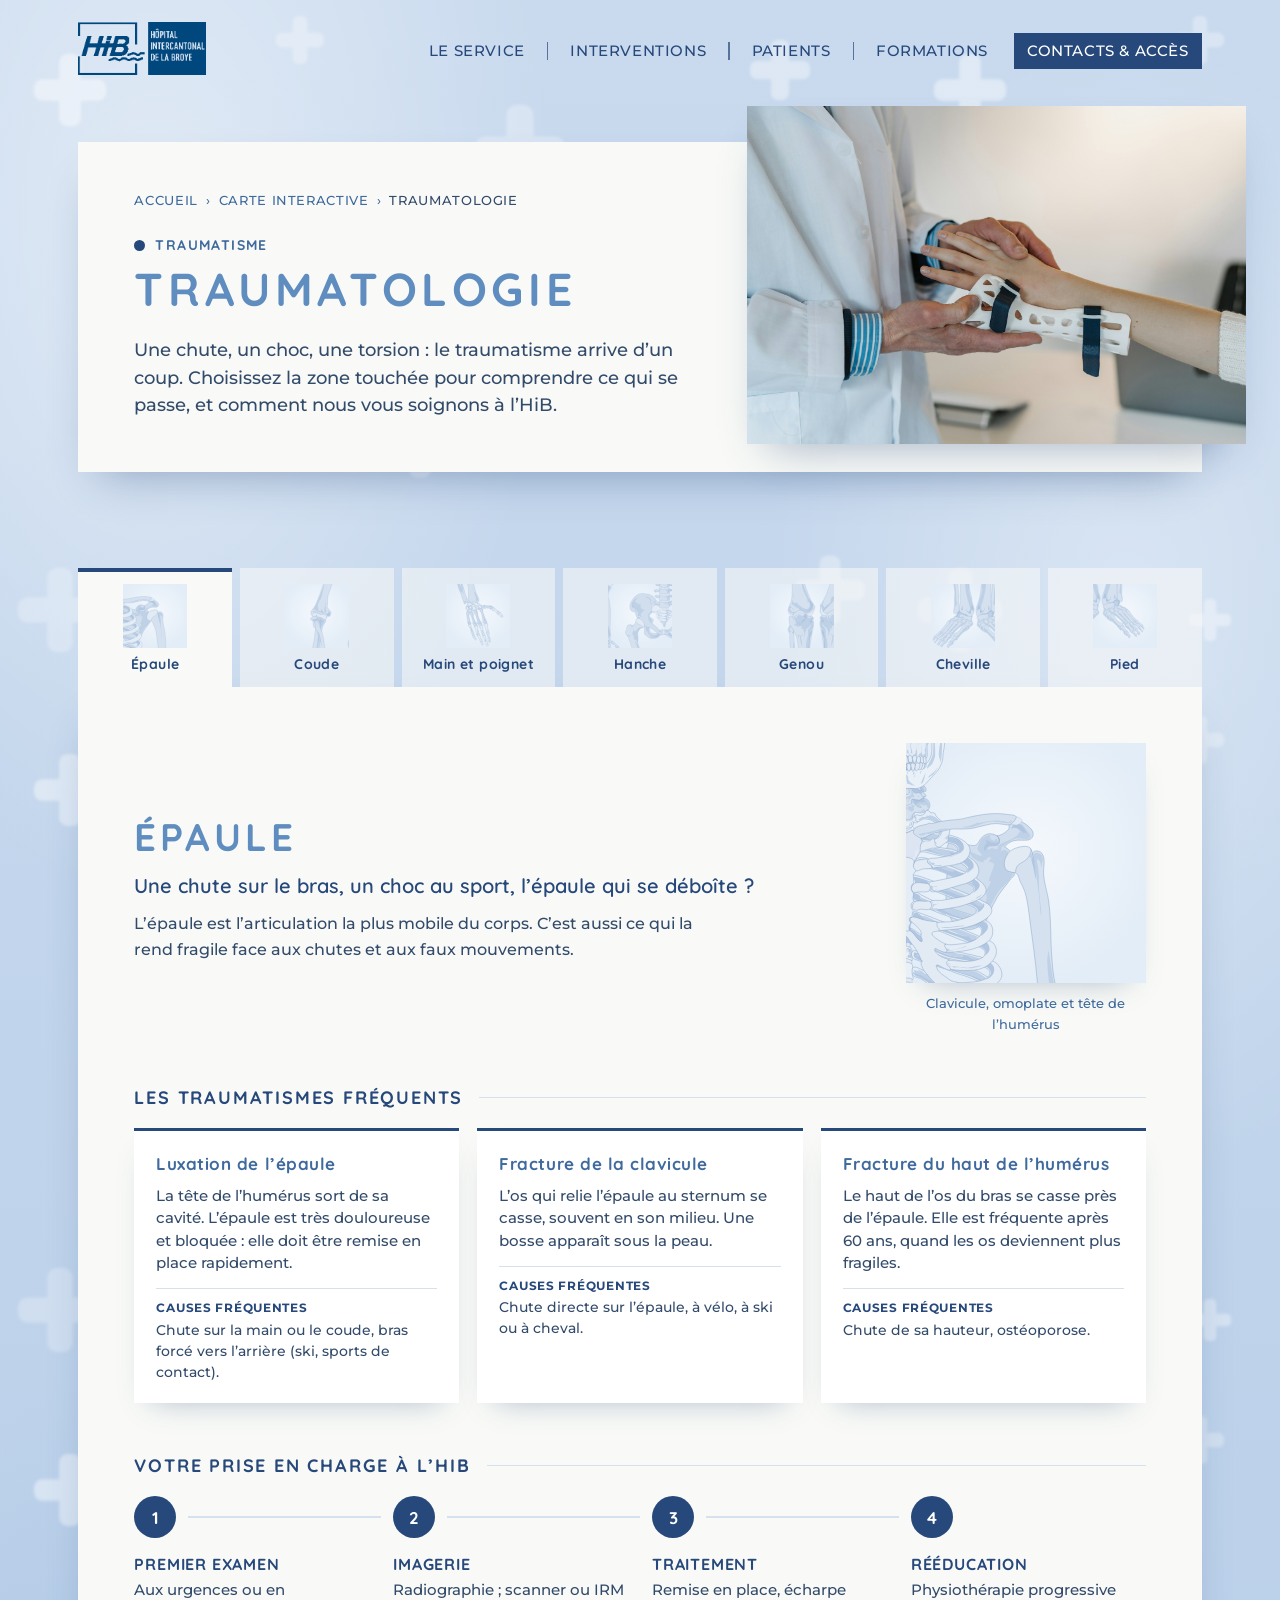
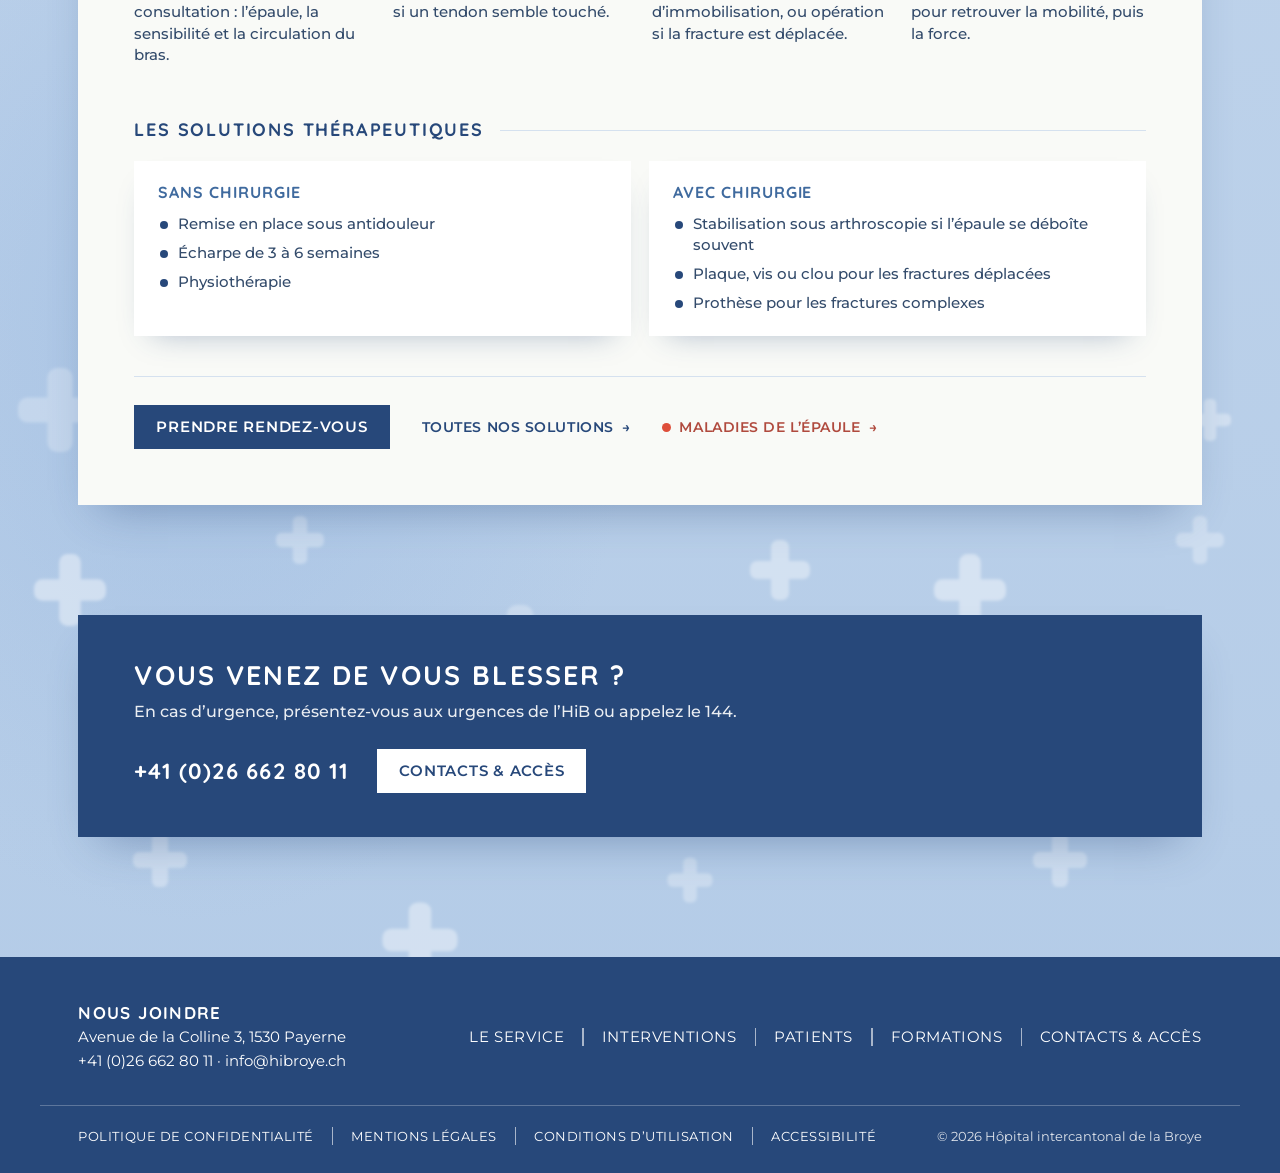
<file: site/traumatologie.html>
<!doctype html>
<html lang="fr">
<head>
  <meta charset="utf-8">
  <meta name="viewport" content="width=device-width, initial-scale=1">
  <title>Traumatologie — Orthopédie et traumatologie, Hôpital intercantonal de la Broye</title>
  <meta name="description" content="Fractures, entorses, luxations, lésions des ligaments et des tendons : comprendre votre traumatisme et sa prise en charge à l’HiB, secteur par secteur.">
  <link rel="preconnect" href="https://fonts.googleapis.com">
  <link rel="preconnect" href="https://fonts.gstatic.com" crossorigin>
  <link href="https://fonts.googleapis.com/css2?family=Montserrat:wght@400;500;600&family=Quicksand:wght@500;600;700&display=swap" rel="stylesheet">
  <link rel="stylesheet" href="css/styles.css">
</head>
<body class="page-interieure page-traumatologie">

<header class="entete">
  <div class="enveloppe entete-inner">
    <a class="marque" href="index.html">
      <img class="marque-logo" src="img/logo-hib.png" width="349" height="144" alt="HiB — Hôpital intercantonal de la Broye">
    </a>
    <button class="burger" type="button" aria-expanded="false" aria-controls="menu">
      <span class="burger-barres" aria-hidden="true"></span><span class="sr">Menu</span>
    </button>
    <nav class="menu" id="menu" aria-label="Navigation principale">
      <ul class="menu-liste">
        <li><a href="le-service.html">Le service</a></li>
        <li><a href="interventions.html">Interventions</a></li>
        <li><a href="patients.html">Patients</a></li>
        <li><a href="formations.html">Formations</a></li>
      </ul>
      <a class="bouton bouton-marine menu-pro" href="contacts-acces.html">Contacts &amp; accès</a>
    </nav>
  </div>
</header>

<main>

  <!-- ============ En-tête de page ============ -->
  <section class="page-entete enveloppe">
    <div class="page-entete-carte">
      <div class="page-entete-texte">
        <nav class="ariane" aria-label="Fil d’Ariane">
          <ol><li><a href="index.html">Accueil</a></li><li><a href="index.html#carte">Carte interactive</a></li><li><span aria-current="page">Traumatologie</span></li></ol>
        </nav>
        <p class="page-repere repere-trauma">Traumatisme</p>
        <h1 class="page-titre">Traumatologie</h1>
        <p class="page-chapo">Une chute, un choc, une torsion&nbsp;: le traumatisme arrive d’un coup. Choisissez la zone touchée pour comprendre ce qui se passe, et comment nous vous soignons à l’HiB.</p>
      </div>
      <figure class="page-entete-photo">
        <img src="img/attelle-poignet.jpg" width="1600" height="1067" alt="Un médecin ajuste une attelle sur le poignet d’une patiente">
      </figure>
    </div>
  </section>

  <!-- ============ Secteurs : tous les panneaux sont dans la page, le script bascule .est-actif ============ -->
  <section class="secteurs enveloppe" aria-label="Traumatismes par secteur">

    <nav class="secteurs-onglets" aria-label="Choisir un secteur">
      <a class="secteur-onglet" href="#epaule" data-secteur="epaule"><span class="zone-visuel" style="--cx:290;--cy:178;--z:4"><img src="img/squelette.svg" alt=""></span><span>Épaule</span></a>
      <a class="secteur-onglet" href="#coude" data-secteur="coude"><span class="zone-visuel" style="--cx:78;--cy:305;--z:4"><img src="img/squelette.svg" alt=""></span><span>Coude</span></a>
      <a class="secteur-onglet" href="#main" data-secteur="main"><span class="zone-visuel" style="--cx:360;--cy:432;--z:3.8"><img src="img/squelette.svg" alt=""></span><span>Main et poignet</span></a>
      <a class="secteur-onglet" href="#hanche" data-secteur="hanche"><span class="zone-visuel" style="--cx:152;--cy:372;--z:3.3"><img src="img/squelette.svg" alt=""></span><span>Hanche</span></a>
      <a class="secteur-onglet" href="#genou" data-secteur="genou"><span class="zone-visuel" style="--cx:174;--cy:592;--z:4"><img src="img/squelette.svg" alt=""></span><span>Genou</span></a>
      <a class="secteur-onglet" href="#cheville" data-secteur="cheville"><span class="zone-visuel" style="--cx:180;--cy:768;--z:4.2"><img src="img/squelette.svg" alt=""></span><span>Cheville</span></a>
      <a class="secteur-onglet" href="#pied" data-secteur="pied"><span class="zone-visuel" style="--cx:238;--cy:786;--z:4.2"><img src="img/squelette.svg" alt=""></span><span>Pied</span></a>
    </nav>

    <!-- ===== Épaule ===== -->
    <article class="secteur" id="epaule" data-secteur="epaule">
      <div class="secteur-tete">
        <div>
          <h2 class="secteur-titre">Épaule</h2>
          <p class="secteur-accroche">Une chute sur le bras, un choc au sport, l’épaule qui se déboîte&nbsp;?</p>
          <p class="secteur-intro">L’épaule est l’articulation la plus mobile du corps. C’est aussi ce qui la rend fragile face aux chutes et aux faux mouvements.</p>
        </div>
        <figure class="secteur-schema"><span class="zone-visuel" style="--cx:290;--cy:178;--z:2.6"><img src="img/squelette.svg" alt="Schéma des os de l’épaule : clavicule, omoplate et tête de l’humérus"></span><figcaption>Clavicule, omoplate et tête de l’humérus</figcaption></figure>
      </div>

      <h3 class="secteur-soustitre">Les traumatismes fréquents</h3>
      <ul class="affections">
        <li class="affection"><h4>Luxation de l’épaule</h4><p>La tête de l’humérus sort de sa cavité. L’épaule est très douloureuse et bloquée&nbsp;: elle doit être remise en place rapidement.</p><p class="causes"><strong>Causes fréquentes</strong>Chute sur la main ou le coude, bras forcé vers l’arrière (ski, sports de contact).</p></li>
        <li class="affection"><h4>Fracture de la clavicule</h4><p>L’os qui relie l’épaule au sternum se casse, souvent en son milieu. Une bosse apparaît sous la peau.</p><p class="causes"><strong>Causes fréquentes</strong>Chute directe sur l’épaule, à vélo, à ski ou à cheval.</p></li>
        <li class="affection"><h4>Fracture du haut de l’humérus</h4><p>Le haut de l’os du bras se casse près de l’épaule. Elle est fréquente après 60 ans, quand les os deviennent plus fragiles.</p><p class="causes"><strong>Causes fréquentes</strong>Chute de sa hauteur, ostéoporose.</p></li>
      </ul>

      <h3 class="secteur-soustitre">Votre prise en charge à l’HiB</h3>
      <ol class="etapes">
        <li><h4>Premier examen</h4><p>Aux urgences ou en consultation&nbsp;: l’épaule, la sensibilité et la circulation du bras.</p></li>
        <li><h4>Imagerie</h4><p>Radiographie&nbsp;; scanner ou IRM si un tendon semble touché.</p></li>
        <li><h4>Traitement</h4><p>Remise en place, écharpe d’immobilisation, ou opération si la fracture est déplacée.</p></li>
        <li><h4>Rééducation</h4><p>Physiothérapie progressive pour retrouver la mobilité, puis la force.</p></li>
      </ol>

      <h3 class="secteur-soustitre">Les solutions thérapeutiques</h3>
      <div class="solutions">
        <div class="solution"><h4>Sans chirurgie</h4><ul><li>Remise en place sous antidouleur</li><li>Écharpe de 3 à 6 semaines</li><li>Physiothérapie</li></ul></div>
        <div class="solution"><h4>Avec chirurgie</h4><ul><li>Stabilisation sous arthroscopie si l’épaule se déboîte souvent</li><li>Plaque, vis ou clou pour les fractures déplacées</li><li>Prothèse pour les fractures complexes</li></ul></div>
      </div>
      <div class="secteur-suite">
        <a class="bouton bouton-marine" href="contacts-acces.html">Prendre rendez-vous</a>
        <a class="lien-fleche" href="interventions.html">Toutes nos solutions</a>
        <a class="lien-fleche lien-maladie" href="maladies.html#epaule">Maladies de l’épaule</a>
      </div>
    </article>

    <!-- ===== Coude ===== -->
    <article class="secteur" id="coude" data-secteur="coude">
      <div class="secteur-tete">
        <div>
          <h2 class="secteur-titre">Coude</h2>
          <p class="secteur-accroche">Une chute sur le bras tendu, le coude qui gonfle ou ne se plie plus&nbsp;?</p>
          <p class="secteur-intro">Le coude permet de plier le bras et de tourner la main. Une chute peut toucher l’os, les ligaments, ou les deux à la fois.</p>
        </div>
        <figure class="secteur-schema"><span class="zone-visuel" style="--cx:78;--cy:305;--z:2.6"><img src="img/squelette.svg" alt="Schéma des os du coude : humérus, radius et cubitus"></span><figcaption>Humérus, radius et cubitus</figcaption></figure>
      </div>

      <h3 class="secteur-soustitre">Les traumatismes fréquents</h3>
      <ul class="affections">
        <li class="affection"><h4>Fracture de la tête radiale</h4><p>Le haut du radius, près du coude, se fissure ou se casse. Tourner la main devient douloureux.</p><p class="causes"><strong>Causes fréquentes</strong>Chute sur la main, bras tendu.</p></li>
        <li class="affection"><h4>Fracture de l’olécrâne</h4><p>La pointe du coude se casse. On ne parvient plus à tendre le bras correctement.</p><p class="causes"><strong>Causes fréquentes</strong>Chute directe sur le coude plié.</p></li>
        <li class="affection"><h4>Luxation du coude</h4><p>Les os de l’avant-bras sortent de l’articulation. Le coude est déformé et doit être remis en place en urgence.</p><p class="causes"><strong>Causes fréquentes</strong>Chute sur la main, gymnastique, sports de combat.</p></li>
      </ul>

      <h3 class="secteur-soustitre">Votre prise en charge à l’HiB</h3>
      <ol class="etapes">
        <li><h4>Premier examen</h4><p>Le coude, les nerfs et la circulation de la main sont contrôlés.</p></li>
        <li><h4>Imagerie</h4><p>Radiographie&nbsp;; scanner pour les fractures complexes.</p></li>
        <li><h4>Traitement</h4><p>Attelle ou plâtre quelques semaines, ou opération si la fracture est déplacée.</p></li>
        <li><h4>Rééducation</h4><p>On bouge tôt, avec le physiothérapeute, pour éviter que le coude ne s’enraidisse.</p></li>
      </ol>

      <h3 class="secteur-soustitre">Les solutions thérapeutiques</h3>
      <div class="solutions">
        <div class="solution"><h4>Sans chirurgie</h4><ul><li>Attelle ou plâtre</li><li>Mobilisation précoce guidée</li><li>Physiothérapie</li></ul></div>
        <div class="solution"><h4>Avec chirurgie</h4><ul><li>Fils ou plaque pour la pointe du coude</li><li>Vis, plaque ou prothèse de la tête radiale</li><li>Réparation des ligaments si le coude reste instable</li></ul></div>
      </div>
      <div class="secteur-suite">
        <a class="bouton bouton-marine" href="contacts-acces.html">Prendre rendez-vous</a>
        <a class="lien-fleche" href="interventions.html">Toutes nos solutions</a>
        <a class="lien-fleche lien-maladie" href="maladies.html#coude">Maladies du coude</a>
      </div>
    </article>

    <!-- ===== Main et poignet ===== -->
    <article class="secteur" id="main" data-secteur="main">
      <div class="secteur-tete">
        <div>
          <h2 class="secteur-titre">Main et poignet</h2>
          <p class="secteur-accroche">Une chute sur la main, un doigt coincé, une coupure&nbsp;?</p>
          <p class="secteur-intro">Quand on tombe, la main part en premier. Bien soignés, le poignet et les doigts retrouvent en général toute leur habileté.</p>
        </div>
        <figure class="secteur-schema"><span class="zone-visuel" style="--cx:360;--cy:432;--z:2.4"><img src="img/squelette.svg" alt="Schéma des os du poignet et de la main"></span><figcaption>Radius, os du carpe et doigts</figcaption></figure>
      </div>

      <h3 class="secteur-soustitre">Les traumatismes fréquents</h3>
      <ul class="affections">
        <li class="affection"><h4>Fracture du poignet</h4><p>Le bas du radius se casse juste au-dessus du poignet. C’est la fracture la plus fréquente chez l’adulte.</p><p class="causes"><strong>Causes fréquentes</strong>Chute sur la main tendue, glissade sur le verglas.</p></li>
        <li class="affection"><h4>Fracture du scaphoïde</h4><p>Un petit os du poignet se casse. Elle passe parfois inaperçue au début&nbsp;: un contrôle est important.</p><p class="causes"><strong>Causes fréquentes</strong>Chute sur la paume, poignet replié vers l’arrière.</p></li>
        <li class="affection"><h4>Plaie d’un tendon</h4><p>Une coupure sectionne un tendon&nbsp;: le doigt ne se plie ou ne se tend plus. Il faut le réparer rapidement.</p><p class="causes"><strong>Causes fréquentes</strong>Couteau, verre cassé, accident de bricolage.</p></li>
      </ul>

      <h3 class="secteur-soustitre">Votre prise en charge à l’HiB</h3>
      <ol class="etapes">
        <li><h4>Premier examen</h4><p>La main, la sensibilité et la mobilité de chaque doigt.</p></li>
        <li><h4>Imagerie</h4><p>Radiographie&nbsp;; scanner ou IRM pour le scaphoïde.</p></li>
        <li><h4>Traitement</h4><p>Plâtre ou attelle, ou opération&nbsp;: plaque, vis, suture du tendon.</p></li>
        <li><h4>Rééducation</h4><p>Ergothérapie et physiothérapie pour retrouver la force et la précision des gestes.</p></li>
      </ol>

      <h3 class="secteur-soustitre">Les solutions thérapeutiques</h3>
      <div class="solutions">
        <div class="solution"><h4>Sans chirurgie</h4><ul><li>Plâtre ou attelle sur mesure</li><li>Réduction de la fracture sous anesthésie locale</li><li>Ergothérapie</li></ul></div>
        <div class="solution"><h4>Avec chirurgie</h4><ul><li>Plaque et vis pour le poignet</li><li>Vis pour le scaphoïde</li><li>Suture des tendons et des nerfs</li></ul></div>
      </div>
      <div class="secteur-suite">
        <a class="bouton bouton-marine" href="contacts-acces.html">Prendre rendez-vous</a>
        <a class="lien-fleche" href="interventions.html">Toutes nos solutions</a>
        <a class="lien-fleche lien-maladie" href="maladies.html#main">Maladies de la main et du poignet</a>
      </div>
    </article>

    <!-- ===== Hanche ===== -->
    <article class="secteur" id="hanche" data-secteur="hanche">
      <div class="secteur-tete">
        <div>
          <h2 class="secteur-titre">Hanche</h2>
          <p class="secteur-accroche">Une chute, et vous ne parvenez plus à vous relever ni à marcher&nbsp;?</p>
          <p class="secteur-intro">La fracture de la hanche est fréquente chez les personnes âgées. Plus l’opération est rapide, meilleure est la récupération.</p>
        </div>
        <figure class="secteur-schema"><span class="zone-visuel" style="--cx:152;--cy:372;--z:2.2"><img src="img/squelette.svg" alt="Schéma de la hanche : bassin et tête du fémur"></span><figcaption>Bassin et tête du fémur</figcaption></figure>
      </div>

      <h3 class="secteur-soustitre">Les traumatismes fréquents</h3>
      <ul class="affections">
        <li class="affection"><h4>Fracture du col du fémur</h4><p>Le haut du fémur se casse juste sous la tête de l’os. La jambe paraît souvent plus courte et tournée vers l’extérieur.</p><p class="causes"><strong>Causes fréquentes</strong>Chute de sa hauteur, ostéoporose.</p></li>
        <li class="affection"><h4>Fracture trochantérienne</h4><p>La fracture se situe un peu plus bas, à la base du col du fémur. Elle se soigne aussi par une opération.</p><p class="causes"><strong>Causes fréquentes</strong>Chute sur le côté.</p></li>
        <li class="affection"><h4>Fracture du bassin</h4><p>Un ou plusieurs os du bassin se fissurent ou se cassent. Beaucoup guérissent sans opération.</p><p class="causes"><strong>Causes fréquentes</strong>Chute chez la personne âgée, accident de la route chez le plus jeune.</p></li>
      </ul>

      <h3 class="secteur-soustitre">Votre prise en charge à l’HiB</h3>
      <ol class="etapes">
        <li><h4>Premier examen</h4><p>Accueil aux urgences et soulagement rapide de la douleur.</p></li>
        <li><h4>Imagerie</h4><p>Radiographie, et scanner si nécessaire.</p></li>
        <li><h4>Traitement</h4><p>Le plus souvent, une opération dans les 24 à 48 heures&nbsp;: vis, clou ou prothèse.</p></li>
        <li><h4>Rééducation</h4><p>Remise debout dès le lendemain, rééducation et prévention des chutes.</p></li>
      </ol>

      <h3 class="secteur-soustitre">Les solutions thérapeutiques</h3>
      <div class="solutions">
        <div class="solution"><h4>Sans chirurgie</h4><ul><li>Traitement de la douleur pour certaines fractures du bassin</li><li>Remise en appui progressive</li><li>Physiothérapie</li></ul></div>
        <div class="solution"><h4>Avec chirurgie</h4><ul><li>Vis ou clou pour fixer la fracture</li><li>Prothèse partielle ou totale de hanche</li><li>Plaques pour les fractures du bassin</li></ul></div>
      </div>
      <div class="secteur-suite">
        <a class="bouton bouton-marine" href="contacts-acces.html">Prendre rendez-vous</a>
        <a class="lien-fleche" href="interventions.html">Toutes nos solutions</a>
        <a class="lien-fleche lien-maladie" href="maladies.html#hanche">Maladies de la hanche</a>
      </div>
    </article>

    <!-- ===== Genou ===== -->
    <article class="secteur" id="genou" data-secteur="genou">
      <div class="secteur-tete">
        <div>
          <h2 class="secteur-titre">Genou</h2>
          <p class="secteur-accroche">Une torsion au sport, un choc, le genou qui lâche ou qui gonfle&nbsp;?</p>
          <p class="secteur-intro">Le genou porte tout le poids du corps. Ses ligaments et ses ménisques le stabilisent&nbsp;: ce sont eux qui souffrent le plus lors d’une torsion.</p>
        </div>
        <figure class="secteur-schema"><span class="zone-visuel" style="--cx:174;--cy:592;--z:2.6"><img src="img/squelette.svg" alt="Schéma du genou : fémur, rotule et tibia"></span><figcaption>Fémur, rotule et tibia</figcaption></figure>
      </div>

      <h3 class="secteur-soustitre">Les traumatismes fréquents</h3>
      <ul class="affections">
        <li class="affection"><h4>Rupture du ligament croisé</h4><p>Le ligament central du genou se rompt, souvent avec un craquement. Le genou gonfle, puis devient instable.</p><p class="causes"><strong>Causes fréquentes</strong>Torsion au ski, au football ou au basketball, mauvaise réception d’un saut.</p></li>
        <li class="affection"><h4>Lésion du ménisque</h4><p>Un des deux «&nbsp;coussinets&nbsp;» du genou se fissure. Le genou peut se bloquer ou faire mal quand on tourne.</p><p class="causes"><strong>Causes fréquentes</strong>Torsion en appui, position accroupie.</p></li>
        <li class="affection"><h4>Fracture de la rotule ou du tibia</h4><p>La rotule ou le haut du tibia se casse. Poser le pied devient très douloureux, voire impossible.</p><p class="causes"><strong>Causes fréquentes</strong>Chute sur le genou, accident de la route ou de ski.</p></li>
      </ul>

      <h3 class="secteur-soustitre">Votre prise en charge à l’HiB</h3>
      <ol class="etapes">
        <li><h4>Premier examen</h4><p>La stabilité du genou est testée, souvent à nouveau quelques jours plus tard, quand il a dégonflé.</p></li>
        <li><h4>Imagerie</h4><p>Radiographie&nbsp;; IRM pour les ligaments et les ménisques.</p></li>
        <li><h4>Traitement</h4><p>Attelle et béquilles, ou opération selon la lésion, votre âge et votre activité.</p></li>
        <li><h4>Rééducation</h4><p>Rééducation progressive, puis reprise du sport accompagnée.</p></li>
      </ol>

      <h3 class="secteur-soustitre">Les solutions thérapeutiques</h3>
      <div class="solutions">
        <div class="solution"><h4>Sans chirurgie</h4><ul><li>Attelle et béquilles</li><li>Physiothérapie de renforcement</li><li>Ponction pour soulager un genou gonflé</li></ul></div>
        <div class="solution"><h4>Avec chirurgie</h4><ul><li>Reconstruction du ligament croisé sous arthroscopie</li><li>Suture ou régularisation du ménisque</li><li>Vis ou plaques pour les fractures</li></ul></div>
      </div>
      <div class="secteur-suite">
        <a class="bouton bouton-marine" href="contacts-acces.html">Prendre rendez-vous</a>
        <a class="lien-fleche" href="interventions.html">Toutes nos solutions</a>
        <a class="lien-fleche lien-maladie" href="maladies.html#genou">Maladies du genou</a>
      </div>
    </article>

    <!-- ===== Cheville ===== -->
    <article class="secteur" id="cheville" data-secteur="cheville">
      <div class="secteur-tete">
        <div>
          <h2 class="secteur-titre">Cheville</h2>
          <p class="secteur-accroche">Une torsion, un faux pas, la cheville qui gonfle&nbsp;?</p>
          <p class="secteur-intro">L’entorse de la cheville est le traumatisme le plus fréquent. La plupart guérissent sans opération, à condition d’être bien prises en charge.</p>
        </div>
        <figure class="secteur-schema"><span class="zone-visuel" style="--cx:180;--cy:768;--z:2.8"><img src="img/squelette.svg" alt="Schéma de la cheville : tibia, péroné et astragale"></span><figcaption>Tibia, péroné et os du pied</figcaption></figure>
      </div>

      <h3 class="secteur-soustitre">Les traumatismes fréquents</h3>
      <ul class="affections">
        <li class="affection"><h4>Entorse de la cheville</h4><p>Les ligaments du côté extérieur sont étirés ou déchirés. La cheville gonfle et prend une teinte bleutée.</p><p class="causes"><strong>Causes fréquentes</strong>Pied qui se tord vers l’intérieur&nbsp;: sport, trottoir, terrain irrégulier.</p></li>
        <li class="affection"><h4>Fracture de la malléole</h4><p>Une des bosses osseuses de la cheville se casse. L’appui est souvent impossible.</p><p class="causes"><strong>Causes fréquentes</strong>Torsion violente, chute.</p></li>
        <li class="affection"><h4>Rupture du tendon d’Achille</h4><p>Le gros tendon à l’arrière de la cheville se rompt, comme un coup de fouet dans le mollet.</p><p class="causes"><strong>Causes fréquentes</strong>Démarrage brusque au tennis, au badminton ou au football.</p></li>
      </ul>

      <h3 class="secteur-soustitre">Votre prise en charge à l’HiB</h3>
      <ol class="etapes">
        <li><h4>Premier examen</h4><p>La cheville est examinée, et parfois contrôlée à nouveau quelques jours plus tard.</p></li>
        <li><h4>Imagerie</h4><p>Radiographie&nbsp;; échographie ou IRM pour les tendons et les ligaments.</p></li>
        <li><h4>Traitement</h4><p>Attelle ou botte de marche, ou opération pour une fracture déplacée.</p></li>
        <li><h4>Rééducation</h4><p>Physiothérapie et exercices d’équilibre pour éviter une nouvelle entorse.</p></li>
      </ol>

      <h3 class="secteur-soustitre">Les solutions thérapeutiques</h3>
      <div class="solutions">
        <div class="solution"><h4>Sans chirurgie</h4><ul><li>Attelle et remise en appui rapide</li><li>Botte de marche</li><li>Exercices d’équilibre</li></ul></div>
        <div class="solution"><h4>Avec chirurgie</h4><ul><li>Plaque et vis pour les fractures</li><li>Suture du tendon d’Achille</li><li>Réparation des ligaments si la cheville reste instable</li></ul></div>
      </div>
      <div class="secteur-suite">
        <a class="bouton bouton-marine" href="contacts-acces.html">Prendre rendez-vous</a>
        <a class="lien-fleche" href="interventions.html">Toutes nos solutions</a>
        <a class="lien-fleche lien-maladie" href="maladies.html#cheville">Maladies de la cheville</a>
      </div>
    </article>

    <!-- ===== Pied ===== -->
    <article class="secteur" id="pied" data-secteur="pied">
      <div class="secteur-tete">
        <div>
          <h2 class="secteur-titre">Pied</h2>
          <p class="secteur-accroche">Un choc, une chute d’une échelle, le pied qui ne supporte plus l’appui&nbsp;?</p>
          <p class="secteur-intro">Le pied compte 26 os. Une fracture peut toucher le talon, le milieu du pied ou les orteils.</p>
        </div>
        <figure class="secteur-schema"><span class="zone-visuel" style="--cx:238;--cy:786;--z:2.8"><img src="img/squelette.svg" alt="Schéma des os du pied"></span><figcaption>Talon, métatarsiens et orteils</figcaption></figure>
      </div>

      <h3 class="secteur-soustitre">Les traumatismes fréquents</h3>
      <ul class="affections">
        <li class="affection"><h4>Fracture d’un métatarsien</h4><p>Un des longs os du milieu du pied se casse. Le pied gonfle et marcher fait mal.</p><p class="causes"><strong>Causes fréquentes</strong>Torsion du pied, objet lourd tombé dessus, surmenage (fracture de fatigue).</p></li>
        <li class="affection"><h4>Fracture du talon</h4><p>L’os du talon (calcanéum) s’écrase. C’est une fracture sérieuse, qui demande une prise en charge spécialisée.</p><p class="causes"><strong>Causes fréquentes</strong>Chute d’une hauteur sur les pieds&nbsp;: échelle, toit.</p></li>
        <li class="affection"><h4>Fracture d’un orteil</h4><p>Un orteil se casse, le plus souvent le petit ou le gros. Il gonfle et bleuit.</p><p class="causes"><strong>Causes fréquentes</strong>Choc contre un meuble, objet lourd.</p></li>
      </ul>

      <h3 class="secteur-soustitre">Votre prise en charge à l’HiB</h3>
      <ol class="etapes">
        <li><h4>Premier examen</h4><p>Le pied et la peau, souvent très gonflée, sont examinés.</p></li>
        <li><h4>Imagerie</h4><p>Radiographie&nbsp;; scanner pour le talon.</p></li>
        <li><h4>Traitement</h4><p>Chaussure spéciale ou botte, ou opération si les os sont déplacés.</p></li>
        <li><h4>Rééducation</h4><p>Remise en appui progressive et physiothérapie.</p></li>
      </ol>

      <h3 class="secteur-soustitre">Les solutions thérapeutiques</h3>
      <div class="solutions">
        <div class="solution"><h4>Sans chirurgie</h4><ul><li>Chaussure à semelle rigide</li><li>Botte de marche</li><li>Physiothérapie</li></ul></div>
        <div class="solution"><h4>Avec chirurgie</h4><ul><li>Plaque ou vis pour le talon</li><li>Broches ou vis pour les métatarsiens</li></ul></div>
      </div>
      <div class="secteur-suite">
        <a class="bouton bouton-marine" href="contacts-acces.html">Prendre rendez-vous</a>
        <a class="lien-fleche" href="interventions.html">Toutes nos solutions</a>
        <a class="lien-fleche lien-maladie" href="maladies.html#pied">Maladies du pied</a>
      </div>
    </article>
  </section>

  <!-- ============ Appel ============ -->
  <section class="appel enveloppe">
    <div class="appel-carte">
      <div>
        <h2 class="appel-titre">Vous venez de vous blesser&nbsp;?</h2>
        <p>En cas d’urgence, présentez-vous aux urgences de l’HiB ou appelez le 144.</p>
      </div>
      <div class="appel-actions">
        <a class="appel-tel" href="tel:+41266628011">+41 (0)26 662 80 11</a>
        <a class="bouton bouton-blanc" href="contacts-acces.html">Contacts &amp; accès</a>
      </div>
    </div>
  </section>

</main>

<footer class="pied">
  <div class="enveloppe pied-grille">
    <div class="pied-contact">
      <p class="pied-titre">Nous joindre</p>
      <p>Avenue de la Colline 3, 1530 Payerne</p>
      <p><a href="tel:+41266628011">+41 (0)26 662 80 11</a> · <a href="mailto:info@hibroye.ch">info@hibroye.ch</a></p>
    </div>
    <nav class="pied-nav" aria-label="Pied de page">
      <ul class="pied-liste">
        <li><a href="le-service.html">Le service</a></li>
        <li><a href="interventions.html">Interventions</a></li>
        <li><a href="patients.html">Patients</a></li>
        <li><a href="formations.html">Formations</a></li>
        <li><a href="contacts-acces.html">Contacts &amp; accès</a></li>
      </ul>
    </nav>
  </div>
  <div class="enveloppe pied-legal">
    <ul class="pied-liste">
      <li><a href="protection-des-donnees.html">Politique de confidentialité</a></li>
      <li><a href="mentions-legales.html">Mentions légales</a></li>
      <li><a href="conditions-utilisation.html">Conditions d’utilisation</a></li>
      <li><a href="accessibilite.html">Accessibilité</a></li>
    </ul>
    <p>© 2026 Hôpital intercantonal de la Broye</p>
  </div>
</footer>

<script src="js/app.js"></script>
</body>
</html>
</file>
<file: site/css/styles.css>
/* ==========================================================================
   OrthoHiB — maquette
   Registre : nouvelle maquette HiB (fond bleu ciel à croix blanches, contenu
   posé sur des cartes blanc cassé à angles vifs, titres arrondis espacés,
   pied de page marine). Palette prélevée sur la référence ; texte foncé
   pour le contraste AA (validé par le client).
   ========================================================================== */

:root {
  /* surfaces — teintes exactes de la référence */
  --ciel-haut: #C9DAEE;
  --ciel-bas: #B3CBE7;
  --carte: #F9FAF7;
  --blanc: #FFFFFF;
  --marine: #27487A;
  --bleu: #77A3D2;
  --bleu-pale: #E3EDF7;
  --corail: #DE4E3A;
  --peche: #F2DCD8;
  --trait: #D5E1EF;

  /* texte — nuances foncées des mêmes couleurs (WCAG AA) */
  --bleu-titre: #5F8DC0;     /* grand texte bleu, 3,3:1 */
  --bleu-texte: #3F6A9E;     /* petit texte bleu, 5,3:1 */
  --corail-titre: #C8665A;   /* grand texte corail, 3,6:1 */
  --corail-texte: #B04A3E;   /* petit texte corail, 5,2:1 */
  --texte: #334B6B;

  --titres: "Quicksand", "Nunito", system-ui, sans-serif;
  --police: "Montserrat", system-ui, -apple-system, "Segoe UI", sans-serif;
  --ombre: 0 22px 44px -22px rgba(39, 72, 122, .45);
  /* hauteur de la silhouette : suit la hauteur de l'écran pour que tout le hero reste visible sans défiler */
  --espace-hero: clamp(24px, 5.5vh, 60px);   /* entre l'en-tête et la carte du hero */
  --corps-h: clamp(340px, calc(100vh - 215px - var(--espace-hero)), 580px);
  --ombre-douce: 0 14px 30px -18px rgba(39, 72, 122, .4);
}

*, *::before, *::after { box-sizing: border-box; }

html { scroll-behavior: smooth; }

body {
  margin: 0;
  color: var(--texte);
  font-family: var(--police);
  font-size: 16px;
  line-height: 1.6;
  -webkit-font-smoothing: antialiased;
  background-color: var(--ciel-bas);
  background-image:
    url("../img/croix.svg"),
    radial-gradient(ellipse 45% 35% at 12% 8%, rgba(255, 255, 255, .45), transparent 70%),
    radial-gradient(ellipse 40% 30% at 88% 22%, rgba(255, 255, 255, .35), transparent 70%),
    radial-gradient(ellipse 50% 30% at 15% 70%, rgba(140, 175, 220, .35), transparent 70%),
    linear-gradient(180deg, var(--ciel-haut), var(--ciel-bas));
  background-size: 900px 700px, auto, auto, auto, auto;
}

img { max-width: 100%; height: auto; }

a { color: inherit; }

.enveloppe {
  max-width: 1200px;
  margin-inline: auto;
  padding-inline: clamp(16px, 3vw, 40px);
}

.sr {
  position: absolute; width: 1px; height: 1px; overflow: hidden;
  clip: rect(0 0 0 0); white-space: nowrap;
}

/* ---------- boutons : aplats marine à angles vifs, comme « Accès pro » ---------- */

.bouton {
  display: inline-flex; align-items: center; justify-content: center; gap: .5em;
  border: 0; border-radius: 0;
  padding: 13px 22px;
  font: 600 15px/1.2 var(--police);
  letter-spacing: .05em; text-transform: uppercase;
  text-decoration: none; cursor: pointer;
  transition: background-color .2s, transform .2s;
}
.bouton:hover { transform: translateY(-1px); }
.bouton-marine { background: var(--marine); color: var(--blanc); }
.bouton-marine:hover { background: #1E3A64; }

.titre-section {
  margin: 0;
  font: 700 clamp(22px, 2.3vw, 32px)/1.2 var(--titres);
  letter-spacing: .1em;
  text-transform: uppercase;
  color: var(--bleu-titre);
  hyphens: none;
}

/* ==========================================================================
   En-tête — posé sur le fond, sans bandeau
   ========================================================================== */

.entete { position: relative; z-index: 10; }

.entete-inner {
  display: flex; align-items: flex-end; justify-content: space-between;
  gap: 32px; padding-block: 22px 18px;
}

.marque { display: block; line-height: 0; }
.marque-logo { width: 128px; }

.menu { display: flex; align-items: center; gap: 26px; padding-bottom: 6px; }
.menu-liste { display: flex; align-items: center; list-style: none; margin: 0; padding: 0; }
.menu-liste li { display: flex; align-items: center; }
.menu-liste li + li::before {
  content: ""; width: 1.5px; height: 18px; margin-inline: 22px;
  background: var(--marine); opacity: .7;
}
.menu-liste a {
  color: var(--marine); text-decoration: none;
  font-size: 15px; font-weight: 500; letter-spacing: .04em; text-transform: uppercase;
}
.menu-liste a:hover { text-decoration: underline; text-underline-offset: 6px; }
.menu-pro { padding: 9px 13px; font-size: 15px; font-weight: 500; letter-spacing: .04em; }

.burger { display: none; }

/* ==========================================================================
   Hero — carte blanc cassé, silhouette qui en déborde
   ========================================================================== */

.hero { position: relative; margin-top: var(--espace-hero); }

.hero-carte {
  position: relative;
  display: grid;
  grid-template-columns: minmax(0, 1fr) 440px;
  gap: 24px;
  padding: clamp(24px, 5vh, 52px) 56px 0;
  background: var(--carte);
  box-shadow: var(--ombre);
}

/* deux croix pâles dans la carte, comme sur la maquette */
.hero-carte::before, .hero-carte::after {
  content: ""; position: absolute; pointer-events: none;
  background: url("data:image/svg+xml,%3Csvg xmlns='http://www.w3.org/2000/svg' viewBox='-30 -30 60 60'%3E%3Cg fill='%23E4ECF6'%3E%3Crect x='-9' y='-30' width='18' height='60' rx='7'/%3E%3Crect x='-30' y='-9' width='60' height='18' rx='7'/%3E%3C/g%3E%3C/svg%3E") center / contain no-repeat;
}
.hero-carte::before { width: 64px; height: 64px; top: 20px; left: 56%; }
.hero-carte::after { width: 48px; height: 48px; top: 104px; left: 52%; }

.hero-texte { position: relative; z-index: 2; display: flex; flex-direction: column; padding-bottom: clamp(24px, 5vh, 48px); }

.hero-titre {
  margin: 0;
  font: 700 clamp(22px, min(2.3vw, 4.1vh), 34px)/1.18 var(--titres);
  letter-spacing: .08em;
  text-transform: uppercase;
  color: var(--bleu-titre);
  hyphens: none;
}

.hero-intro { margin: clamp(14px, 3vh, 28px) 0 0; max-width: 30em; font-size: clamp(14px, min(1.15vw, 2.2vh), 17px); font-weight: 500; line-height: 1.55; }

.hero-invite {
  display: flex; flex-direction: column; align-items: center;
  align-self: flex-end;
  margin: auto 0 0; padding-top: clamp(16px, 4.5vh, 44px);
  font-family: var(--titres); color: var(--bleu-titre); text-align: center; line-height: 1.15;
}
.invite-haut, .invite-bas { font-size: clamp(16px, 2.8vh, 22px); font-weight: 500; }
.invite-fort {
  display: flex; align-items: center; gap: .55em;
  margin: 6px 0 4px;
  font-size: clamp(22px, 4.2vh, 32px); font-weight: 700; letter-spacing: .07em; white-space: nowrap;
}
.chevrons { flex: none; width: 1.8em; height: .9em; animation: glisse 1.8s ease-in-out infinite; }

@keyframes glisse {
  0%, 100% { transform: translateX(0); }
  50% { transform: translateX(7px); }
}

/* ---------- la carte interactive ---------- */

.carte { position: relative; align-self: end; margin-bottom: -28px; padding-top: 10px; }

.carte-scene { position: relative; z-index: 2; height: var(--corps-h); margin: 0 auto; aspect-ratio: 111 / 284; }
.carte-corps { display: block; width: 100%; height: 100%; }

.carte-legende {
  position: absolute; z-index: 3; top: 4px; left: -8px; margin: 0;
  display: flex; flex-direction: column; gap: 2px;
  font: 600 clamp(16px, 2.6vh, 20px)/1.3 var(--titres);
}
.legende { display: flex; align-items: center; gap: 14px; }
.legende::before { content: ""; width: 10px; height: 10px; border-radius: 50%; }
.legende-maladie { color: var(--corail-titre); }
.legende-maladie::before { background: var(--corail); }
.legende-trauma { color: var(--bleu-titre); }
.legende-trauma::before { background: var(--bleu); }

/* formes en dégradé animées derrière le personnage */
.carte-formes { position: absolute; inset: 8% -6% 6% -10%; z-index: 1; pointer-events: none; }
.forme {
  position: absolute; display: block;
  background-size: 220% 220%;
  opacity: .85;
  animation: morphe 16s ease-in-out infinite alternate, teinte 11s ease-in-out infinite alternate;
}
.forme-bleue {
  left: 2%; top: 0; width: 72%; height: 80%;
  background-image: linear-gradient(150deg, #F4F8FD 0%, #E0EBF8 40%, #CBDDF2 68%, #EEF4FB 100%);
  border-radius: 64% 36% 58% 42% / 38% 55% 45% 62%;
}
.forme-peche {
  right: -4%; top: 30%; width: 66%; height: 68%;
  background-image: linear-gradient(200deg, #FDF6F3 0%, #F9E5DE 42%, #F3D2C6 68%, #FBEEE9 100%);
  border-radius: 45% 55% 40% 60% / 55% 45% 55% 45%;
  animation-duration: 19s, 13s;
  animation-delay: -6s, -3s;
}
.forme-goutte {
  left: 0; top: 50%; width: 17%; height: 22%;
  background-image: linear-gradient(180deg, #EDF3FB, #DAE6F5, #EDF3FB);
  border-radius: 50% 50% 45% 55% / 60% 60% 40% 40%;
  animation-duration: 12s, 9s;
  animation-delay: -4s, -2s;
}

@keyframes morphe {
  0%   { border-radius: 64% 36% 58% 42% / 38% 55% 45% 62%; transform: translate(0, 0) rotate(0deg) scale(1); }
  33%  { border-radius: 36% 64% 30% 70% / 62% 34% 66% 38%; transform: translate(12px, -16px) rotate(7deg) scale(1.05); }
  66%  { border-radius: 70% 30% 52% 48% / 32% 68% 30% 70%; transform: translate(-14px, 10px) rotate(-6deg) scale(.96); }
  100% { border-radius: 44% 56% 70% 30% / 56% 30% 70% 44%; transform: translate(8px, 14px) rotate(4deg) scale(1.03); }
}
@keyframes teinte {
  from { background-position: 0% 30%; }
  to   { background-position: 100% 70%; }
}

/* points de douleur */
.point {
  position: absolute; left: var(--x); top: var(--y);
  width: 32px; height: 32px; margin: -16px 0 0 -16px; padding: 0;
  border: 0; background: none; cursor: pointer;
}
.point::before {
  content: ""; position: absolute; inset: 9px; border-radius: 50%;
  box-shadow: 0 0 0 2px rgba(255, 255, 255, .9);
  transition: transform .2s ease;
}
.point::after {
  content: ""; position: absolute; inset: 9px; border-radius: 50%;
  animation: pouls 2.6s ease-out infinite;
}
.point-trauma::before { background: var(--marine); }
.point-trauma::after { border: 2px solid var(--marine); }
.point-maladie::before { background: var(--corail); }
.point-maladie::after { border: 2px solid var(--corail); animation-delay: -1.3s; }
.point:hover::before, .point.est-actif::before { transform: scale(1.45); }
.point.est-actif::before { box-shadow: 0 0 0 3px var(--blanc), 0 4px 12px rgba(39, 72, 122, .4); }
.point:focus-visible { outline: 3px solid var(--marine); outline-offset: 2px; border-radius: 50%; }

@keyframes pouls {
  from { transform: scale(1); opacity: .7; }
  to   { transform: scale(2.6); opacity: 0; }
}

/* fiches : toutes présentes dans la page, le script bascule .est-active */
.fiche {
  position: absolute; z-index: 5;
  left: calc(50% + var(--corps-h) * .2 + 6px);
  /* calée sur le haut de la silhouette, ou sur ses pieds pour les zones basses :
     elle reste dans la hauteur visible, jamais sous la ligne de flottaison */
  top: 0;
  width: 300px;
  padding: 18px 20px 20px;
  background: var(--blanc);
  box-shadow: var(--ombre);
  display: none;
}
.fiche-basse { top: auto; bottom: 0; }
.fiche.est-active { display: block; animation: apparition .3s ease; }

@keyframes apparition {
  from { opacity: 0; transform: translateY(8px); }
  to   { opacity: 1; transform: none; }
}

.fiche-fermer {
  position: absolute; top: 8px; right: 10px;
  width: 34px; height: 34px; border: 0; background: none; cursor: pointer;
  font-size: 26px; line-height: 1; color: var(--texte);
}
.fiche-titre { margin: 0; font: 700 18px/1.2 var(--titres); letter-spacing: .06em; text-transform: uppercase; color: var(--bleu-titre); }
.fiche-accroche { margin: 6px 26px 2px 0; font-size: 14px; font-weight: 500; line-height: 1.4; }
/* point bleu : volet traumatisme seul ; point corail : volet maladie seul ; tuile : les deux */
.fiche.vue-trauma .bloc-maladie, .fiche.vue-maladie .bloc-trauma { display: none; }
.fiche-bloc + .fiche-bloc { margin-top: 16px; padding-top: 14px; border-top: 1px solid var(--trait); }
.fiche-etiquette {
  display: flex; align-items: center; gap: 8px; margin: 10px 0 2px;
  font: 700 13px/1.2 var(--titres); letter-spacing: .08em; text-transform: uppercase;
}
.fiche-etiquette::before { content: ""; width: 9px; height: 9px; border-radius: 50%; }
.bloc-trauma .fiche-etiquette { color: var(--bleu-texte); }
.bloc-trauma .fiche-etiquette::before { background: var(--marine); }
.bloc-maladie .fiche-etiquette { color: var(--corail-texte); }
.bloc-maladie .fiche-etiquette::before { background: var(--corail); }
.fiche-bloc .fiche-accroche { margin: 4px 0 8px; }
.fiche-bloc ul { list-style: none; margin: 0; padding: 0; }
.fiche-bloc li { position: relative; padding-left: 16px; font-size: 13.5px; line-height: 1.35; margin-bottom: 2px; }
.fiche-bloc li::before { content: ""; position: absolute; left: 2px; top: .45em; width: 8px; height: 8px; border-radius: 50%; }
.bloc-trauma li::before { background: var(--marine); }
.bloc-maladie li::before { background: var(--corail); }
.fiche .bouton { margin-top: 14px; width: 100%; padding: 11px 12px; font-size: 13.5px; letter-spacing: .04em; white-space: nowrap; }

/* ==========================================================================
   Où avez-vous mal ? — tuiles posées sur le fond
   ========================================================================== */

.zones { margin-top: 110px; }

.zones-tete { display: grid; grid-template-columns: minmax(0, 1fr) minmax(0, 1fr); align-items: end; gap: 40px; margin-bottom: 40px; }
.zones .titre-section { color: var(--marine); font-size: clamp(24px, 2.6vw, 36px); }
.zones-chapo { margin: 0; max-width: 30em; font-size: 16px; font-weight: 500; color: var(--marine); }

.zones-grille { display: grid; grid-template-columns: repeat(7, minmax(0, 1fr)); gap: 16px; list-style: none; margin: 0; padding: 0; }

.zone {
  display: flex; flex-direction: column; gap: 14px; height: 100%;
  padding: 12px 12px 18px;
  background: var(--carte); box-shadow: var(--ombre-douce);
  text-decoration: none;
  transition: transform .25s ease, box-shadow .25s ease;
}
.zone:hover { transform: translateY(-5px); box-shadow: var(--ombre); }
.zone-visuel {
  position: relative; display: block; overflow: hidden; aspect-ratio: 1;
  background: radial-gradient(circle at 50% 45%, #F4F8FC 0, var(--bleu-pale) 75%);
}
.zone-visuel img {
  position: absolute; max-width: none;
  width: calc(var(--z) * 100%);
  left: calc(50% - var(--cx) * var(--z) * 100% / 435.7);
  top: calc(50% - var(--cy) * var(--z) * 100% / 435.7);
}
.zone-nom { padding-inline: 4px; font: 700 17px/1.2 var(--titres); letter-spacing: .03em; color: var(--marine); }
/* deux liens directs par vignette : bleu vers Traumatologie, corail vers Maladies */
.zone-liens { display: grid; margin-top: auto; padding-inline: 4px; border-top: 1px solid var(--trait); }
.zone-liens .lien-fleche { gap: 8px; padding: 10px 0 0; font-size: 13.5px; letter-spacing: .01em; text-transform: none; }
.zone-liens .lien-fleche + .lien-fleche { padding-top: 6px; }
.zone-liens .lien-fleche::after { display: none; }   /* vignettes étroites : le point de couleur suffit */
.zone-liens .lien-fleche:hover { text-decoration: underline; text-underline-offset: 3px; }

/* ==========================================================================
   Parcours — grande carte, photo réelle qui déborde
   ========================================================================== */

.parcours { margin-top: 170px; }

.parcours-carte {
  display: grid; grid-template-columns: minmax(0, 1fr) minmax(0, 1.2fr);
  gap: 56px; align-items: start;
  padding: 0 64px 64px;
  background: var(--carte); box-shadow: var(--ombre);
}

.parcours-photo { margin: -80px 0 40px -104px; }
.parcours-photo img { display: block; width: 100%; aspect-ratio: 3 / 2; object-fit: cover; box-shadow: var(--ombre); }

.parcours-intro p { margin: 20px 0 28px; font-size: 16px; font-weight: 500; max-width: 26em; }

.parcours-cartes { display: grid; grid-template-columns: repeat(2, minmax(0, 1fr)); gap: 20px; padding-top: 64px; }
.carte-service {
  display: block; padding: 26px 24px 28px;
  background: var(--blanc); box-shadow: var(--ombre-douce);
  text-decoration: none; color: var(--texte);
  transition: transform .25s ease, box-shadow .25s ease;
}
.carte-service:nth-child(even) { transform: translateY(56px); }
.carte-service:hover { transform: translateY(-4px); box-shadow: var(--ombre); }
.carte-service:nth-child(even):hover { transform: translateY(52px); }
.carte-service-icone { display: grid; place-items: center; width: 52px; height: 52px; background: var(--bleu-pale); color: var(--marine); }
.carte-service h3 { margin: 16px 0 8px; font: 700 18px/1.2 var(--titres); letter-spacing: .06em; text-transform: uppercase; color: var(--marine); }
.carte-service p { margin: 0; font-size: 14.5px; font-weight: 500; line-height: 1.5; }

/* ==========================================================================
   Pied de page — bandeau marine
   ========================================================================== */

.pied { margin-top: 150px; padding-block: 44px 26px; background: var(--marine); color: var(--blanc); font-size: 15px; }

.pied-grille { display: flex; flex-wrap: wrap; align-items: center; justify-content: space-between; gap: 24px 48px; }
.pied-contact p { margin: 0; }
.pied-titre { font: 700 17px/1.4 var(--titres); letter-spacing: .08em; text-transform: uppercase; }
.pied a { text-decoration: none; }
.pied a:hover { text-decoration: underline; text-underline-offset: 4px; }

.pied-liste { display: flex; flex-wrap: wrap; align-items: center; list-style: none; margin: 0; padding: 0; text-transform: uppercase; letter-spacing: .04em; }
.pied-liste li { display: flex; align-items: center; }
.pied-liste li + li::before { content: ""; width: 1.5px; height: 18px; margin-inline: 18px; background: currentColor; opacity: .6; }

.pied-legal {
  display: flex; flex-wrap: wrap; justify-content: space-between; align-items: center; gap: 10px 32px;
  margin-top: 32px; padding-top: 20px; border-top: 1px solid rgba(255, 255, 255, .25);
  font-size: 13px;
}
.pied-legal p { margin: 0; opacity: .85; }

/* ==========================================================================
   Pages intérieures — même registre : cartes blanc cassé, photos qui débordent
   ========================================================================== */

.menu-liste a[aria-current="page"] { font-weight: 600; text-decoration: underline; text-decoration-thickness: 2px; text-underline-offset: 8px; }

/* ---------- en-tête de page ---------- */

.page-entete { margin-top: var(--espace-hero); }
.page-entete-carte {
  display: grid; grid-template-columns: minmax(0, 1.1fr) minmax(0, .9fr);
  gap: 56px; align-items: center;
  padding: 48px 0 52px 56px;
  background: var(--carte); box-shadow: var(--ombre);
}

.ariane { margin-bottom: 22px; font-size: 13px; font-weight: 500; letter-spacing: .05em; text-transform: uppercase; color: var(--bleu-texte); }
.ariane ol { display: flex; flex-wrap: wrap; gap: 8px; list-style: none; margin: 0; padding: 0; }
.ariane li + li::before { content: "›"; margin-right: 8px; }
.ariane a { text-decoration: none; }
.ariane a:hover { text-decoration: underline; text-underline-offset: 4px; }
.ariane [aria-current] { color: var(--texte); }

.page-titre {
  margin: 0;
  font: 700 clamp(30px, 3.6vw, 50px)/1.1 var(--titres);
  letter-spacing: .1em; text-transform: uppercase;
  color: var(--bleu-titre);
}
.page-chapo { margin: 22px 0 0; max-width: 32em; font-size: 18px; font-weight: 500; line-height: 1.55; }

.sommaire { display: flex; flex-wrap: wrap; gap: 10px; list-style: none; margin: 30px 0 0; padding: 0; }
.sommaire a {
  display: inline-flex; align-items: center; gap: 10px;
  padding: 11px 16px; border: 1.5px solid var(--trait); background: var(--blanc);
  font: 600 13.5px/1.2 var(--police); letter-spacing: .05em; text-transform: uppercase;
  color: var(--marine); text-decoration: none;
  transition: border-color .2s;
}
.sommaire a::after { content: "↓"; font-size: 15px; }
.sommaire a:hover { border-color: var(--marine); }

/* la photo sort de la carte par le haut et par la droite, comme sur l'accueil */
.page-entete-photo { align-self: stretch; margin: -84px -44px -24px 0; }
.page-entete-photo img { display: block; width: 100%; height: 100%; min-height: 320px; object-fit: cover; box-shadow: var(--ombre); }

.section-carte, .organisation { scroll-margin-top: 24px; }

/* ---------- présentation ---------- */

.section-carte { margin-top: 136px; }
.section-carte-fond { display: flow-root; padding: 0 56px 56px; background: var(--carte); box-shadow: var(--ombre); }   /* flow-root : la marge négative de la photo ne remonte pas toute la carte */

/* photo en bandeau qui sort de la carte par le haut et par les côtés, puis titre | texte */
.presentation-photo { margin: -72px -88px 48px; }
.presentation-photo img { display: block; width: 100%; aspect-ratio: 21 / 8; object-fit: cover; object-position: 50% 35%; box-shadow: var(--ombre); }
.presentation { display: grid; grid-template-columns: minmax(0, .8fr) minmax(0, 1.2fr); gap: 56px; align-items: start; }
.presentation-texte p { margin: 0; font-size: 17px; font-weight: 500; }
.presentation-texte p + p { margin-top: 16px; }

.piliers {
  display: grid; grid-template-columns: repeat(3, minmax(0, 1fr)); gap: 32px;
  list-style: none; margin: 48px 0 0; padding: 36px 0 0;
  border-top: 1px solid var(--trait);
}
.pilier h3 {
  display: flex; align-items: center; gap: 10px; margin: 0 0 10px;
  font: 700 18px/1.2 var(--titres); letter-spacing: .08em; text-transform: uppercase;
}
.pilier h3::before { content: ""; width: 12px; height: 12px; border-radius: 50%; flex: none; }
.pilier p { margin: 0; font-size: 15px; font-weight: 500; line-height: 1.55; }
.pilier-trauma h3 { color: var(--bleu-texte); }
.pilier-trauma h3::before { background: var(--marine); }
.pilier-maladie h3 { color: var(--corail-texte); }
.pilier-maladie h3::before { background: var(--corail); }
.pilier-reeducation h3 { color: var(--marine); }
.pilier-reeducation h3::before { background: var(--bleu); }

/* ---------- organisation interne ---------- */

.organisation { margin-top: 120px; }
.organisation-tete { display: grid; grid-template-columns: minmax(0, 1fr) minmax(0, 1fr); align-items: end; gap: 40px; margin-bottom: 36px; }
.organisation .titre-section { color: var(--marine); font-size: clamp(24px, 2.6vw, 36px); }
.organisation-chapo { margin: 0; max-width: 30em; font-size: 16px; font-weight: 500; color: var(--marine); }

.equipe {
  display: grid; grid-template-columns: minmax(0, .85fr) minmax(0, 1.15fr);
  background: var(--carte); box-shadow: var(--ombre);
}
.equipe + .equipe { margin-top: 48px; }
.equipe-inverse { grid-template-columns: minmax(0, 1.15fr) minmax(0, .85fr); }
.equipe-inverse .equipe-photo { order: 2; }
.equipe-photo { margin: 0; }
.equipe-photo img { display: block; width: 100%; height: 100%; min-height: 280px; object-fit: cover; }
.equipe-contenu { padding: 44px 48px; }
.equipe-titre { margin: 0 0 22px; font: 700 22px/1.2 var(--titres); letter-spacing: .1em; text-transform: uppercase; color: var(--bleu-titre); }

.roles { display: grid; gap: 14px; list-style: none; margin: 0; padding: 0; }
.role {
  display: grid; grid-template-columns: 52px minmax(0, 1fr); gap: 18px;
  padding: 20px; background: var(--blanc); box-shadow: var(--ombre-douce);
}
.role-icone { display: grid; place-items: center; width: 52px; height: 52px; background: var(--bleu-pale); color: var(--marine); }
.role h4 { margin: 2px 0 6px; font: 700 17px/1.2 var(--titres); letter-spacing: .06em; text-transform: uppercase; color: var(--marine); }
.role p { margin: 0; font-size: 14.5px; font-weight: 500; line-height: 1.5; }

.role-noms { grid-column: 1 / -1; display: grid; grid-template-columns: repeat(auto-fill, minmax(225px, 1fr)); gap: 12px; list-style: none; margin: 4px 0 0; padding: 0; }
.medecin { display: flex; align-items: flex-start; gap: 12px; padding: 14px; background: var(--carte); border-left: 3px solid var(--marine); }
.medecin .medecin-nom { margin: 0 0 6px; font: 700 15px/1.25 var(--titres); letter-spacing: .02em; color: var(--marine); }
.medecin .medecin-nom small { display: block; margin-top: 2px; font: 500 12.5px/1.3 var(--police); letter-spacing: .03em; text-transform: uppercase; color: var(--bleu-texte); }
.medecin a { display: block; font-size: 13px; font-weight: 500; line-height: 1.55; color: var(--texte); text-decoration: none; overflow-wrap: break-word; }   /* les adresses se coupent au <wbr> avant le @ */
.medecin a:hover { color: var(--marine); text-decoration: underline; text-underline-offset: 3px; }
.monogramme {
  display: grid; place-items: center; flex: none; width: 40px; height: 40px; border-radius: 50%;
  background: var(--marine); color: var(--blanc);
  font: 700 13px/1 var(--titres); letter-spacing: .05em;
}

/* ---------- appel ---------- */

.appel { margin-top: 110px; }
.appel-carte {
  display: flex; flex-wrap: wrap; align-items: center; justify-content: space-between; gap: 24px 48px;
  padding: 44px 56px;
  background: var(--marine); color: var(--blanc); box-shadow: var(--ombre);
}
.appel-titre { margin: 0; font: 700 clamp(20px, 2.1vw, 28px)/1.2 var(--titres); letter-spacing: .08em; text-transform: uppercase; }
.appel-carte p { margin: 8px 0 0; font-size: 16px; font-weight: 500; opacity: .9; }
.appel-actions { display: flex; flex-wrap: wrap; align-items: center; gap: 16px 28px; }
.appel-tel { font: 700 22px/1.2 var(--titres); letter-spacing: .05em; color: var(--blanc); text-decoration: none; }
.appel-tel:hover { text-decoration: underline; text-underline-offset: 5px; }
.bouton-blanc { background: var(--blanc); color: var(--marine); }
.bouton-blanc:hover { background: var(--bleu-pale); }

.page-interieure .pied { margin-top: 120px; }

/* ==========================================================================
   Traumatologie (et bientôt Maladies) — un onglet par secteur
   ========================================================================== */

/* repère de couleur, comme la légende de la carte */
.page-repere { display: inline-flex; align-items: center; gap: 10px; margin: 0 0 10px; font: 700 14px/1.2 var(--titres); letter-spacing: .1em; text-transform: uppercase; }
.page-repere::before { content: ""; width: 11px; height: 11px; border-radius: 50%; }
.repere-trauma { color: var(--bleu-texte); }
.repere-trauma::before { background: var(--marine); }
.repere-maladie { color: var(--corail-texte); }
.repere-maladie::before { background: var(--corail); }

/* couleur d'accent : marine pour les traumatismes (points bleus), corail pour les maladies (points corail) */
.secteurs, .page-entete { --accent: var(--marine); --accent-texte: var(--bleu-texte); --accent-titre: var(--bleu-titre); }
.page-maladies .secteurs, .page-maladies .page-entete { --accent: var(--corail); --accent-texte: var(--corail-texte); --accent-titre: var(--corail-titre); }
.page-maladies .page-titre { color: var(--accent-titre); }

.secteurs { margin-top: 96px; scroll-margin-top: 16px; }

.secteurs-onglets { display: grid; grid-template-columns: repeat(7, minmax(0, 1fr)); gap: 8px; }
.secteur-onglet {
  display: flex; flex-direction: column; align-items: center; gap: 8px;
  padding: 12px 8px 14px; border-top: 4px solid transparent;
  background: rgba(249, 250, 247, .55);
  font: 700 14px/1.2 var(--titres); letter-spacing: .03em; text-align: center;
  color: var(--marine); text-decoration: none;
  transition: background-color .2s;
}
.secteur-onglet .zone-visuel { width: 64px; }
.secteur-onglet:hover { background: rgba(249, 250, 247, .85); }
.secteur-onglet.est-actif { background: var(--carte); border-top-color: var(--accent); }
.secteur-onglet:focus-visible { outline: 3px solid var(--marine); outline-offset: -3px; }

/* sans script (et dans l'éditeur), tous les secteurs se suivent ; avec le script, seul l'actif s'affiche */
.secteur { padding: 56px; background: var(--carte); box-shadow: var(--ombre); scroll-margin-top: 16px; }
.secteur + .secteur { margin-top: 40px; }
.secteurs.avec-onglets .secteur { display: none; }
.secteurs.avec-onglets .secteur.est-actif { display: block; margin-top: 0; animation: apparition .3s ease; }

.secteur-tete { display: grid; grid-template-columns: minmax(0, 1fr) 240px; gap: 48px; align-items: center; }
.secteur-titre { margin: 0; font: 700 clamp(28px, 3vw, 42px)/1.1 var(--titres); letter-spacing: .1em; text-transform: uppercase; color: var(--accent-titre); }
.secteur-accroche { margin: 14px 0 0; font: 600 20px/1.35 var(--titres); color: var(--marine); }
.secteur-intro { margin: 12px 0 0; max-width: 36em; font-size: 16px; font-weight: 500; }
.secteur-schema { margin: 0; }
.secteur-schema .zone-visuel { width: 100%; box-shadow: var(--ombre-douce); }
.secteur-schema figcaption { margin-top: 10px; font-size: 13px; font-weight: 500; text-align: center; color: var(--bleu-texte); }

.secteur-soustitre {
  display: flex; align-items: center; gap: 16px; margin: 52px 0 20px;
  font: 700 18px/1.2 var(--titres); letter-spacing: .1em; text-transform: uppercase; color: var(--marine);
}
.secteur-soustitre::after { content: ""; flex: 1; height: 1px; background: var(--trait); }

.affections { display: grid; grid-template-columns: repeat(3, minmax(0, 1fr)); gap: 18px; list-style: none; margin: 0; padding: 0; }
.affection { padding: 22px 22px 20px; border-top: 3px solid var(--accent); background: var(--blanc); box-shadow: var(--ombre-douce); }
.affection h4 { margin: 0 0 10px; font: 700 17px/1.25 var(--titres); letter-spacing: .03em; color: var(--accent-texte); }
.affection p { margin: 0; font-size: 14.5px; font-weight: 500; line-height: 1.55; }
.affection .causes, .affection .symptomes { margin-top: 14px; padding-top: 12px; border-top: 1px solid var(--trait); font-size: 13.5px; }
.causes strong, .symptomes strong { display: block; margin-bottom: 4px; font: 700 12px/1.2 var(--police); letter-spacing: .06em; text-transform: uppercase; color: var(--marine); }

/* parcours en quatre étapes numérotées, reliées par un trait */
.etapes { display: grid; grid-template-columns: repeat(4, minmax(0, 1fr)); gap: 24px; list-style: none; margin: 0; padding: 0; counter-reset: etape; }
.etapes li { position: relative; padding-top: 58px; counter-increment: etape; }
.etapes li::before {
  content: counter(etape); position: absolute; top: 0; left: 0;
  display: grid; place-items: center; width: 42px; height: 42px; border-radius: 50%;
  background: var(--accent); color: var(--blanc); font: 700 17px/1 var(--titres);
}
.etapes li::after { content: ""; position: absolute; top: 20px; left: 54px; right: -12px; height: 2px; background: var(--trait); }
.etapes li:last-child::after { display: none; }
.etapes h4 { margin: 0 0 6px; font: 700 16px/1.25 var(--titres); letter-spacing: .05em; text-transform: uppercase; color: var(--marine); }
.etapes p { margin: 0; font-size: 14.5px; font-weight: 500; line-height: 1.5; }

.solutions { display: grid; grid-template-columns: repeat(2, minmax(0, 1fr)); gap: 18px; }
.solution { padding: 22px 24px; background: var(--blanc); box-shadow: var(--ombre-douce); }
.solution h4 { margin: 0 0 12px; font: 700 16px/1.2 var(--titres); letter-spacing: .06em; text-transform: uppercase; color: var(--accent-texte); }
.solution ul { display: grid; gap: 8px; list-style: none; margin: 0; padding: 0; }
.solution li { position: relative; padding-left: 20px; font-size: 14.5px; font-weight: 500; line-height: 1.45; }
.solution li::before { content: ""; position: absolute; left: 2px; top: .5em; width: 8px; height: 8px; border-radius: 50%; background: var(--accent); }

.secteur-suite { display: flex; flex-wrap: wrap; align-items: center; gap: 16px 32px; margin-top: 40px; padding-top: 28px; border-top: 1px solid var(--trait); }
.lien-fleche { display: inline-flex; align-items: center; gap: 8px; font: 600 14px/1.2 var(--police); letter-spacing: .04em; text-transform: uppercase; color: var(--marine); text-decoration: none; }
.lien-fleche::after { content: "→"; transition: transform .2s; }
.lien-fleche:hover::after { transform: translateX(4px); }
.lien-maladie { color: var(--corail-texte); }
.lien-maladie::before { content: ""; width: 9px; height: 9px; border-radius: 50%; background: var(--corail); }
.lien-trauma { color: var(--bleu-texte); }
.lien-trauma::before { content: ""; width: 9px; height: 9px; border-radius: 50%; background: var(--marine); }

/* ==========================================================================
   Mouvement réduit
   ========================================================================== */

@media (prefers-reduced-motion: reduce) {
  .forme, .chevrons, .point::after { animation: none; }
  html { scroll-behavior: auto; }
}

/* ==========================================================================
   Tablette et mobile
   ========================================================================== */

/* sous 1440 px (barre de défilement comprise), la fiche ne peut plus déborder de la carte sans sortir de l'écran */
@media (max-width: 1439px) {
  /* elle passe à gauche du personnage, sur l'invitation « Points de douleur », sans masquer la silhouette */
  .fiche { left: auto; right: calc(50% + var(--corps-h) * .2 + 6px); }
}

@media (max-width: 1180px) {
  .menu-liste li + li::before { margin-inline: 14px; }
  .menu-liste a { font-size: 14px; }
  .hero-carte { grid-template-columns: minmax(0, 1fr) 360px; padding: 56px 40px 0 48px; }
  .zones-grille { grid-template-columns: repeat(4, minmax(0, 1fr)); }
  .parcours-carte { padding-inline: 40px; }
  .parcours-photo { margin-left: -64px; }
}

@media (max-width: 900px) {
  .entete-inner { align-items: center; padding-block: 20px; }
  .marque-logo { width: 116px; }

  .burger {
    display: grid; place-items: center; width: 48px; height: 48px;
    border: 0; background: transparent; color: var(--marine); cursor: pointer;
  }
  .burger-barres, .burger-barres::before, .burger-barres::after {
    display: block; width: 26px; height: 2.5px; background: currentColor; position: relative;
  }
  .burger-barres::before, .burger-barres::after { content: ""; position: absolute; left: 0; }
  .burger-barres::before { top: -8px; }
  .burger-barres::after { top: 8px; }

  .menu {
    display: none;
    position: absolute; left: 16px; right: 16px; top: 100%;
    flex-direction: column; align-items: stretch; gap: 0;
    padding: 8px 20px 20px;
    background: var(--carte); box-shadow: var(--ombre);
  }
  .entete.est-ouvert .menu { display: flex; }
  .menu-liste { flex-direction: column; align-items: stretch; }
  .menu-liste li + li::before { display: none; }
  .menu-liste a { display: block; padding: 13px 0; border-bottom: 1px solid var(--trait); font-size: 16px; }
  .menu-pro { margin-top: 16px; }

  .hero-carte { grid-template-columns: minmax(0, 1fr); gap: 0; padding: 36px 22px 0; }
  .hero-carte::before, .hero-carte::after { display: none; }
  .hero-texte { padding-bottom: 12px; }
  .hero-titre { font-size: clamp(21px, 6vw, 34px); letter-spacing: .07em; }
  .hero-intro { margin-top: 18px; font-size: 15px; }
  .hero-invite { align-self: center; margin-top: 30px; }
  .invite-haut, .invite-bas { font-size: 18px; }
  .invite-fort { font-size: clamp(20px, 6.4vw, 26px); letter-spacing: .03em; white-space: normal; }

  .hero { overflow-x: clip; }   /* les formes animées grossissent : elles ne doivent pas élargir la page */
  .carte { width: min(100%, 380px); margin: 18px auto -28px; padding-top: 64px; }
  .carte-formes { inset: 14% -2% 4% -4%; }
  .carte-scene { height: 400px; }
  .carte-legende { top: 0; left: 0; flex-direction: row; gap: 20px; font-size: 17px; }
  .fiche, .fiche-basse { position: relative; left: auto; right: auto; top: auto; bottom: auto; width: auto; margin: 44px 0 0; }

  .zones { margin-top: 64px; }
  .zones-tete { grid-template-columns: minmax(0, 1fr); gap: 14px; margin-bottom: 26px; }
  .zones-grille { grid-template-columns: repeat(2, minmax(0, 1fr)); gap: 12px; }

  .parcours { margin-top: 110px; }
  .parcours-carte { grid-template-columns: minmax(0, 1fr); gap: 0; padding: 0 22px 32px; }
  .parcours-photo { margin: -56px -8px 28px; }
  .parcours-cartes { grid-template-columns: minmax(0, 1fr); padding-top: 32px; }
  .carte-service:nth-child(even), .carte-service:nth-child(even):hover { transform: none; }

  .pied { margin-top: 80px; }
}

/* ---------- pages intérieures : tablette et mobile ---------- */

@media (max-width: 1180px) {
  .page-entete-photo { margin-right: -24px; }
  .presentation-photo { margin-inline: -72px; }
  .equipe, .equipe-inverse { grid-template-columns: minmax(0, 1fr); }
  .equipe-inverse .equipe-photo { order: 0; }
  .equipe-photo img { aspect-ratio: 21 / 9; min-height: 0; }
}

@media (max-width: 900px) {
  .page-entete-carte { grid-template-columns: minmax(0, 1fr); gap: 28px; padding: 28px 22px 0; }
  .page-entete-photo { margin: 0 -8px -32px; }
  .page-entete-photo img { min-height: 0; aspect-ratio: 3 / 2; }
  .page-chapo { font-size: 16px; }
  .sommaire a { font-size: 12.5px; padding: 10px 12px; }

  .section-carte { margin-top: 124px; }   /* les deux photos débordent l'une vers l'autre */
  .section-carte-fond { padding: 0 22px 28px; }
  .presentation { grid-template-columns: minmax(0, 1fr); gap: 18px; }
  .presentation-texte p { font-size: 16px; }
  .presentation-photo { margin: -40px -30px 26px; }
  .presentation-photo img { aspect-ratio: 16 / 9; }
  .piliers { grid-template-columns: minmax(0, 1fr); gap: 22px; margin-top: 32px; padding-top: 26px; }

  .organisation { margin-top: 72px; }
  .organisation-tete { grid-template-columns: minmax(0, 1fr); gap: 12px; margin-bottom: 24px; }
  .equipe + .equipe { margin-top: 28px; }
  .equipe-contenu { padding: 24px 18px; }
  .role { grid-template-columns: 44px minmax(0, 1fr); gap: 14px; padding: 16px; }
  .role-icone { width: 44px; height: 44px; }

  .appel { margin-top: 72px; }
  .appel-carte { padding: 28px 22px; }
  .page-interieure .pied { margin-top: 80px; }
}
/* ---------- traumatologie : tablette et mobile ---------- */

@media (max-width: 1180px) {
  .secteur-onglet { font-size: 12.5px; }
  .secteur-onglet .zone-visuel { width: 54px; }
  .etapes { grid-template-columns: repeat(2, minmax(0, 1fr)); row-gap: 32px; }
  .etapes li:nth-child(2)::after { display: none; }
}

@media (max-width: 900px) {
  .secteurs { margin-top: 64px; }
  /* les onglets défilent horizontalement, sans élargir la page */
  .secteurs-onglets {
    display: flex; gap: 6px; overflow-x: auto; scroll-snap-type: x mandatory;
    margin-inline: -16px; padding-inline: 16px; scrollbar-width: none;
  }
  .secteurs-onglets::-webkit-scrollbar { display: none; }
  .secteur-onglet { flex: 0 0 92px; scroll-snap-align: start; }
  .secteur-onglet .zone-visuel { width: 50px; }
  .secteur { padding: 26px 20px; }
  .secteur-tete { grid-template-columns: minmax(0, 1fr); gap: 20px; }
  .secteur-schema { max-width: 200px; }
  .secteur-accroche { font-size: 18px; }
  .secteur-soustitre { margin: 38px 0 16px; font-size: 16px; }
  .affections, .solutions { grid-template-columns: minmax(0, 1fr); }
  .etapes { grid-template-columns: minmax(0, 1fr); gap: 20px; }
  .etapes li { padding: 0 0 0 58px; min-height: 42px; }
  .etapes li::after, .etapes li:nth-child(2)::after { display: block; top: 48px; bottom: -16px; left: 20px; right: auto; width: 2px; height: auto; }
  .etapes li:last-child::after { display: none; }
  .secteur-suite .bouton { width: 100%; }
}
</file>
